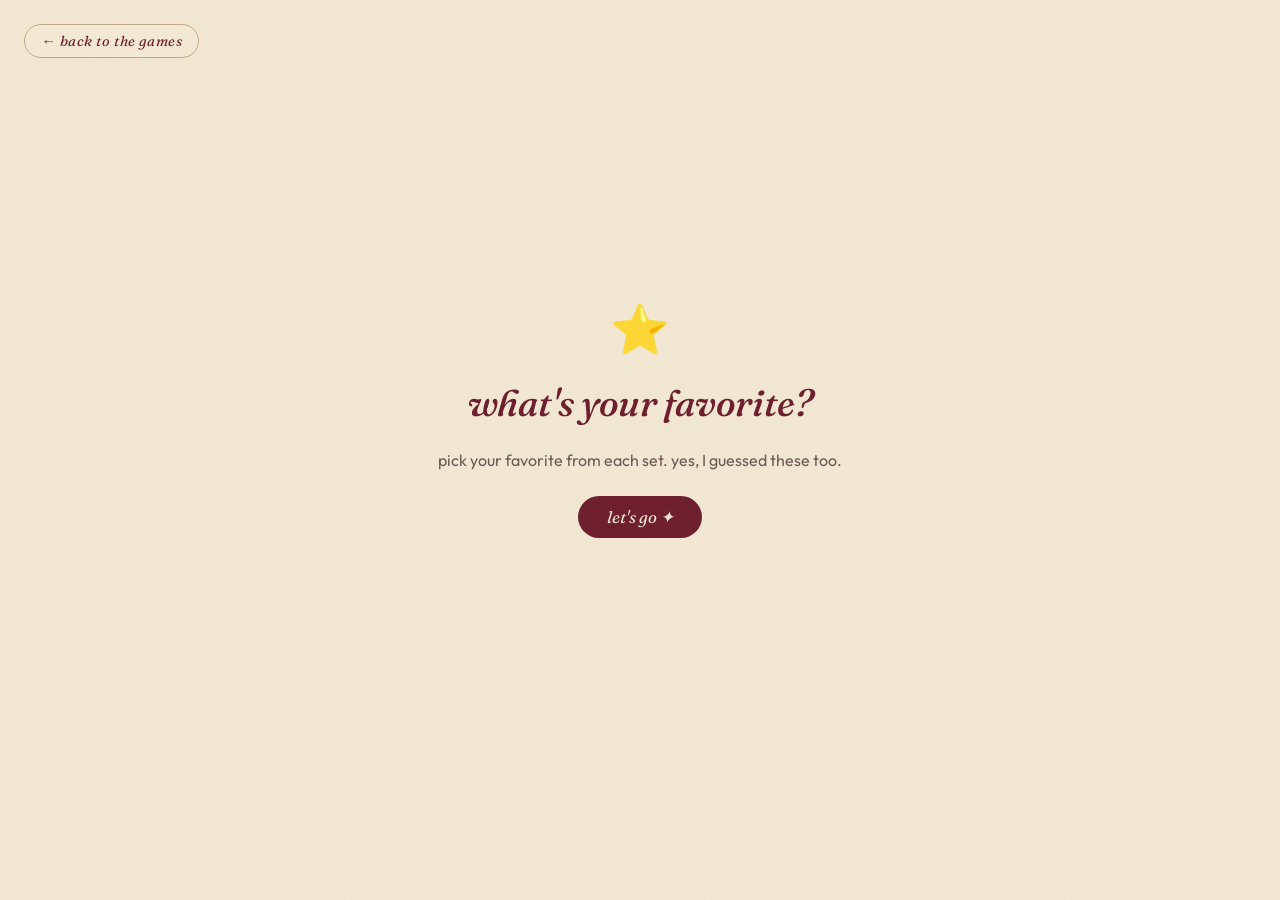
<file: favorites.html>
<!DOCTYPE html>
<html lang="en">
<head>
  <meta charset="UTF-8">
  <meta name="viewport" content="width=device-width, initial-scale=1.0">
  <title>what's your favorite? · for Ana</title>
  <link rel="icon" href="data:image/svg+xml,<svg xmlns=%22http://www.w3.org/2000/svg%22 viewBox=%220 0 100 100%22><path d=%22M92,20 C87,10 73,4 63,10 L50,20 L37,10 C27,4 13,10 8,20 C2,32 5,47 13,57 L50,90 L87,57 C95,47 98,32 92,20Z%22 fill=%22%23c0392b%22/></svg>">
  <link rel="preconnect" href="https://fonts.googleapis.com">
  <link rel="preconnect" href="https://fonts.gstatic.com" crossorigin>
  <link href="https://fonts.googleapis.com/css2?family=Fraunces:ital,opsz,wght@0,9..144,400;0,9..144,500;0,9..144,600;1,9..144,400&family=Outfit:wght@300;400;500&family=Caveat:wght@500;600&display=swap" rel="stylesheet">
  <link rel="stylesheet" href="css/style.css?v=13">
  <link rel="stylesheet" href="css/desk-test.css?v=19">
  <link rel="stylesheet" href="css/games.css?v=15">
</head>
<body class="page" data-game="favorites">

  <canvas id="petal-canvas"></canvas>
  <div id="grain"></div>
  <div id="sparkle-container"></div>

  <a class="overlay-close" href="games.html">&larr; back to the games</a>

  <main class="games">
    <section id="game-view" class="game-view"></section>
    <section id="result-view" class="result-view" hidden></section>
  </main>

  <script src="js/petals.js?v=4"></script>
  <script src="js/cursor.js"></script>
  <script src="js/cat.js"></script>
  <script src="js/games.js?v=24"></script>

</body>
</html>
</file>
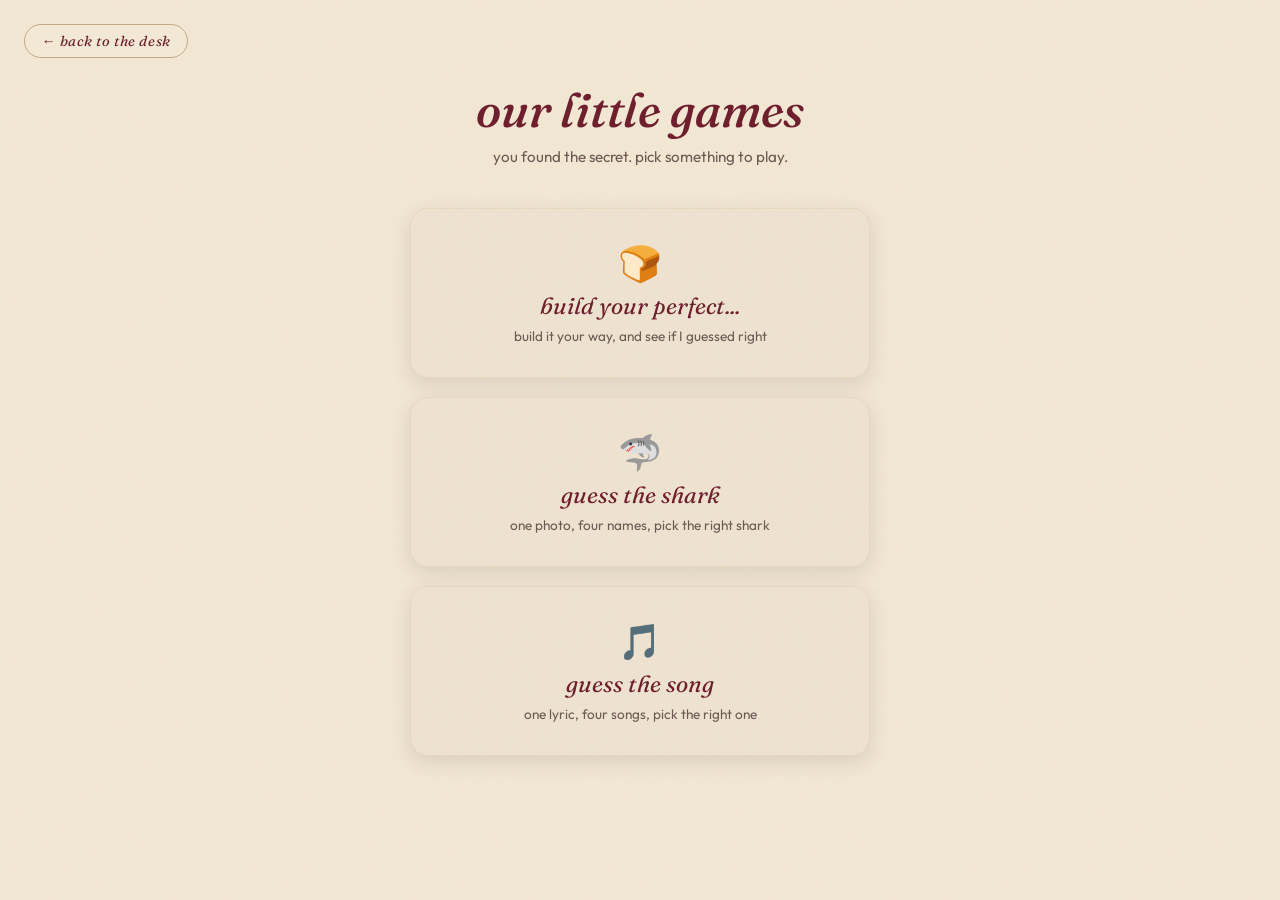
<file: games.html>
<!DOCTYPE html>
<html lang="en">
<head>
  <meta charset="UTF-8">
  <meta name="viewport" content="width=device-width, initial-scale=1.0">
  <title>our little games · for Ana</title>
  <link rel="icon" href="data:image/svg+xml,<svg xmlns=%22http://www.w3.org/2000/svg%22 viewBox=%220 0 100 100%22><path d=%22M92,20 C87,10 73,4 63,10 L50,20 L37,10 C27,4 13,10 8,20 C2,32 5,47 13,57 L50,90 L87,57 C95,47 98,32 92,20Z%22 fill=%22%23c0392b%22/></svg>">
  <link rel="preconnect" href="https://fonts.googleapis.com">
  <link rel="preconnect" href="https://fonts.gstatic.com" crossorigin>
  <link href="https://fonts.googleapis.com/css2?family=Fraunces:ital,opsz,wght@0,9..144,400;0,9..144,500;0,9..144,600;1,9..144,400&family=Outfit:wght@300;400;500&family=Caveat:wght@500;600&display=swap" rel="stylesheet">
  <link rel="stylesheet" href="css/style.css?v=13">
  <link rel="stylesheet" href="css/desk-test.css?v=19">
  <link rel="stylesheet" href="css/games.css?v=15">
</head>
<body class="page">

  <canvas id="petal-canvas"></canvas>
  <div id="grain"></div>
  <div id="sparkle-container"></div>

  <a class="overlay-close" href="index.html#desk">&larr; back to the desk</a>

  <main class="games">
    <header class="games-header">
      <h1 class="games-title">our little games</h1>
      <p class="games-sub">you found the secret. pick something to play.</p>
    </header>

    <section id="games-menu" class="games-menu">
      <a class="game-card" href="this-or-that.html">
        <span class="game-card-emoji">🍞</span>
        <span class="game-card-title">build your perfect...</span>
        <span class="game-card-desc">build it your way, and see if I guessed right</span>
      </a>
      <a class="game-card" href="guess-the-shark.html">
        <span class="game-card-emoji">🦈</span>
        <span class="game-card-title">guess the shark</span>
        <span class="game-card-desc">one photo, four names, pick the right shark</span>
      </a>
      <a class="game-card" href="guess-the-song.html">
        <span class="game-card-emoji">🎵</span>
        <span class="game-card-title">guess the song</span>
        <span class="game-card-desc">one lyric, four songs, pick the right one</span>
      </a>
      <!-- "what's your favorite?" is built and ready (favorites.html + the
           FAVORITES config in games.js) but hidden for now. To bring it back,
           restore this card:
      <a class="game-card" href="favorites.html">
        <span class="game-card-emoji">⭐</span>
        <span class="game-card-title">what's your favorite?</span>
        <span class="game-card-desc">pick your favorites, I guessed those too</span>
      </a>
      -->
    </section>
  </main>

  <script src="js/petals.js?v=4"></script>
  <script src="js/cursor.js"></script>
  <script src="js/cat.js"></script>
  <script src="js/games.js?v=24"></script>

</body>
</html>
</file>
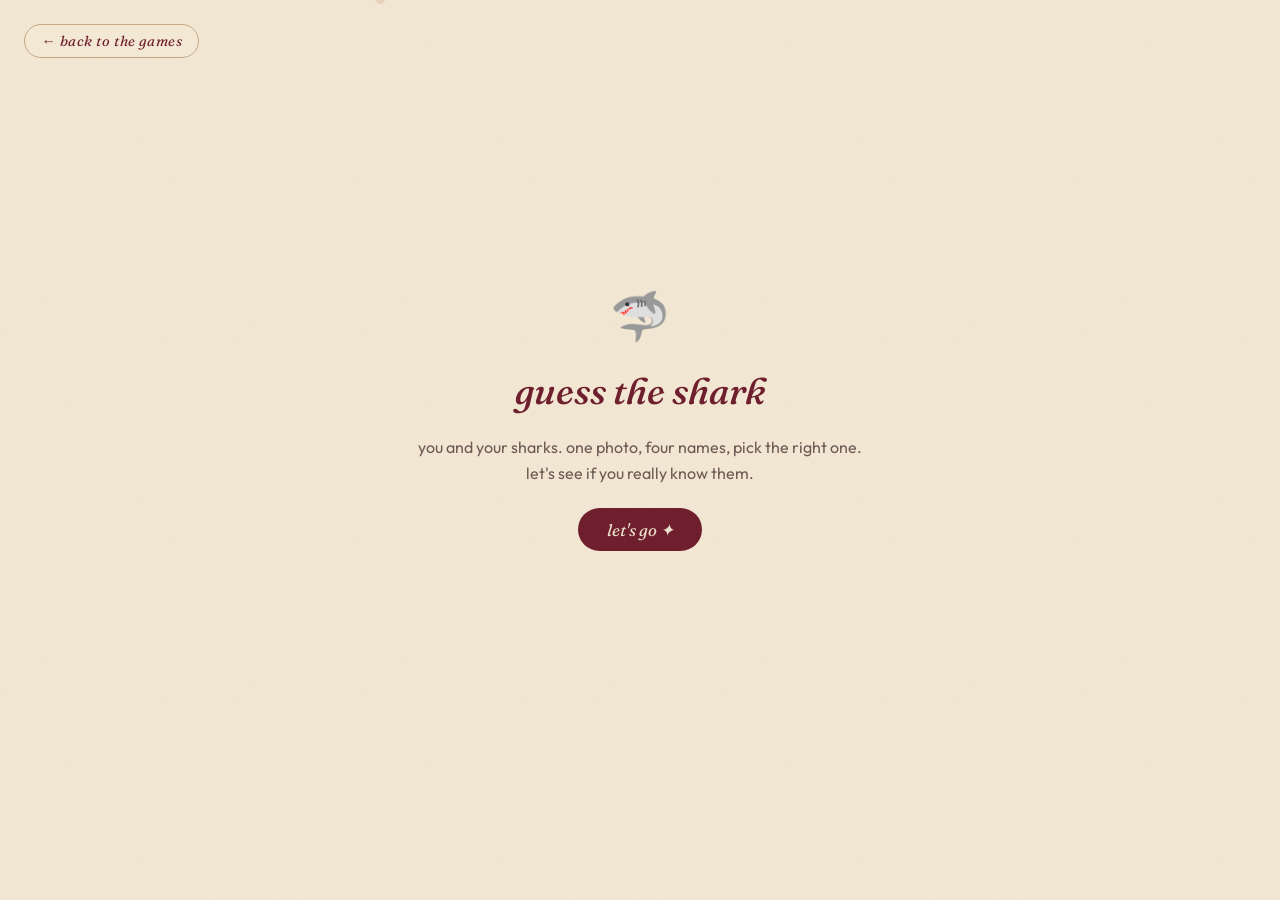
<file: guess-the-shark.html>
<!DOCTYPE html>
<html lang="en">
<head>
  <meta charset="UTF-8">
  <meta name="viewport" content="width=device-width, initial-scale=1.0">
  <title>guess the shark · for Ana</title>
  <link rel="icon" href="data:image/svg+xml,<svg xmlns=%22http://www.w3.org/2000/svg%22 viewBox=%220 0 100 100%22><path d=%22M92,20 C87,10 73,4 63,10 L50,20 L37,10 C27,4 13,10 8,20 C2,32 5,47 13,57 L50,90 L87,57 C95,47 98,32 92,20Z%22 fill=%22%23c0392b%22/></svg>">
  <link rel="preconnect" href="https://fonts.googleapis.com">
  <link rel="preconnect" href="https://fonts.gstatic.com" crossorigin>
  <link href="https://fonts.googleapis.com/css2?family=Fraunces:ital,opsz,wght@0,9..144,400;0,9..144,500;0,9..144,600;1,9..144,400&family=Outfit:wght@300;400;500&family=Caveat:wght@500;600&display=swap" rel="stylesheet">
  <link rel="stylesheet" href="css/style.css?v=13">
  <link rel="stylesheet" href="css/desk-test.css?v=19">
  <link rel="stylesheet" href="css/games.css?v=15">
</head>
<body class="page" data-game="shark" data-mode="quiz">

  <canvas id="petal-canvas"></canvas>
  <div id="grain"></div>
  <div id="sparkle-container"></div>

  <a class="overlay-close" href="games.html">&larr; back to the games</a>

  <main class="games">
    <section id="game-view" class="game-view"></section>
    <section id="result-view" class="result-view" hidden></section>
  </main>

  <script src="js/petals.js?v=4"></script>
  <script src="js/cursor.js"></script>
  <script src="js/cat.js"></script>
  <script src="js/games.js?v=24"></script>

</body>
</html>
</file>
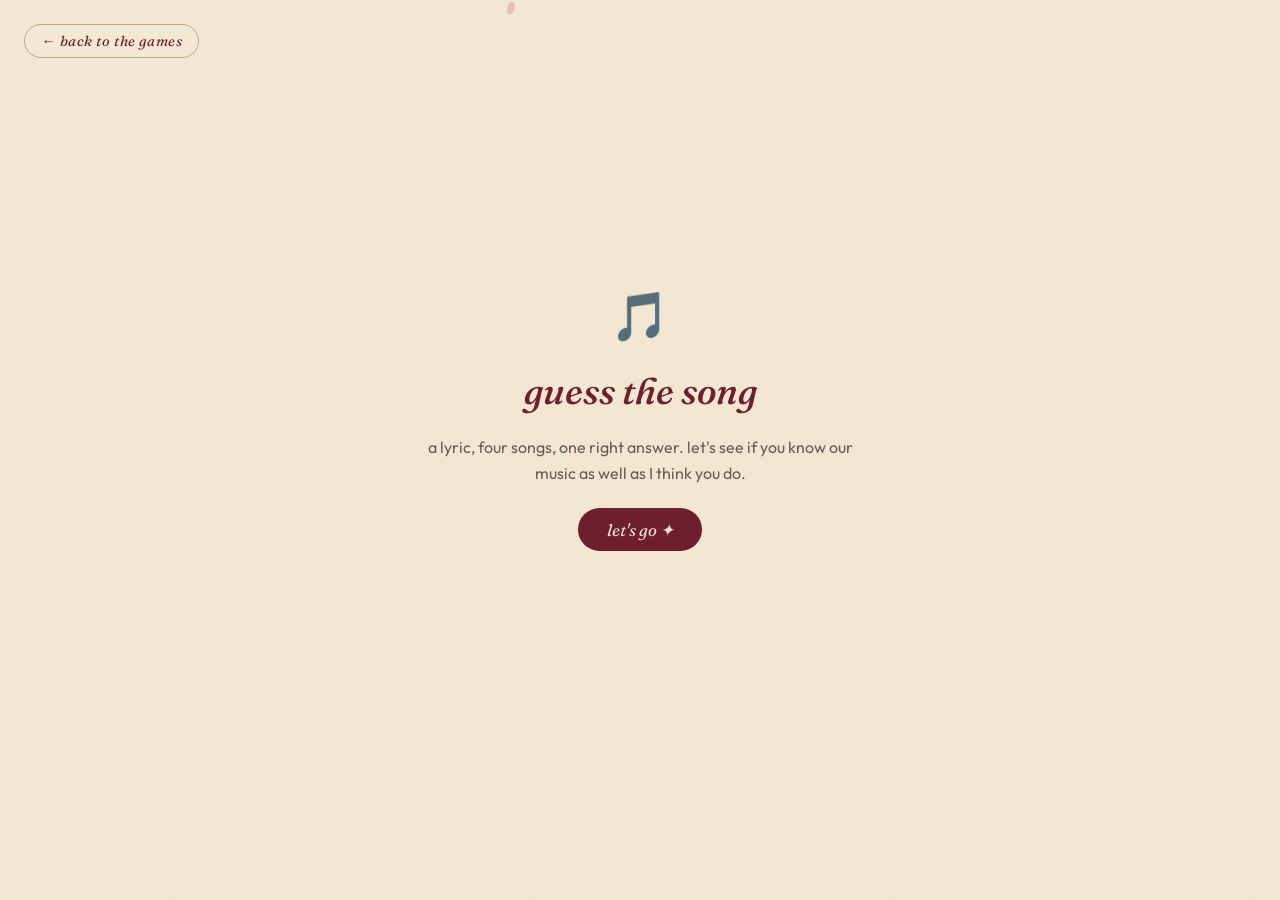
<file: guess-the-song.html>
<!DOCTYPE html>
<html lang="en">
<head>
  <meta charset="UTF-8">
  <meta name="viewport" content="width=device-width, initial-scale=1.0">
  <title>guess the song · for Ana</title>
  <link rel="icon" href="data:image/svg+xml,<svg xmlns=%22http://www.w3.org/2000/svg%22 viewBox=%220 0 100 100%22><path d=%22M92,20 C87,10 73,4 63,10 L50,20 L37,10 C27,4 13,10 8,20 C2,32 5,47 13,57 L50,90 L87,57 C95,47 98,32 92,20Z%22 fill=%22%23c0392b%22/></svg>">
  <link rel="preconnect" href="https://fonts.googleapis.com">
  <link rel="preconnect" href="https://fonts.gstatic.com" crossorigin>
  <link href="https://fonts.googleapis.com/css2?family=Fraunces:ital,opsz,wght@0,9..144,400;0,9..144,500;0,9..144,600;1,9..144,400&family=Outfit:wght@300;400;500&family=Caveat:wght@500;600&display=swap" rel="stylesheet">
  <link rel="stylesheet" href="css/style.css?v=13">
  <link rel="stylesheet" href="css/desk-test.css?v=19">
  <link rel="stylesheet" href="css/games.css?v=15">
</head>
<body class="page">

  <canvas id="petal-canvas"></canvas>
  <div id="grain"></div>
  <div id="sparkle-container"></div>

  <a class="overlay-close" href="games.html">&larr; back to the games</a>

  <main class="games">
    <section id="game-view" class="game-view"></section>
    <section id="result-view" class="result-view" hidden></section>
  </main>

  <script src="js/petals.js?v=4"></script>
  <script src="js/cursor.js"></script>
  <script src="js/cat.js"></script>
  <script src="js/guess-the-song.js?v=25"></script>

</body>
</html>
</file>
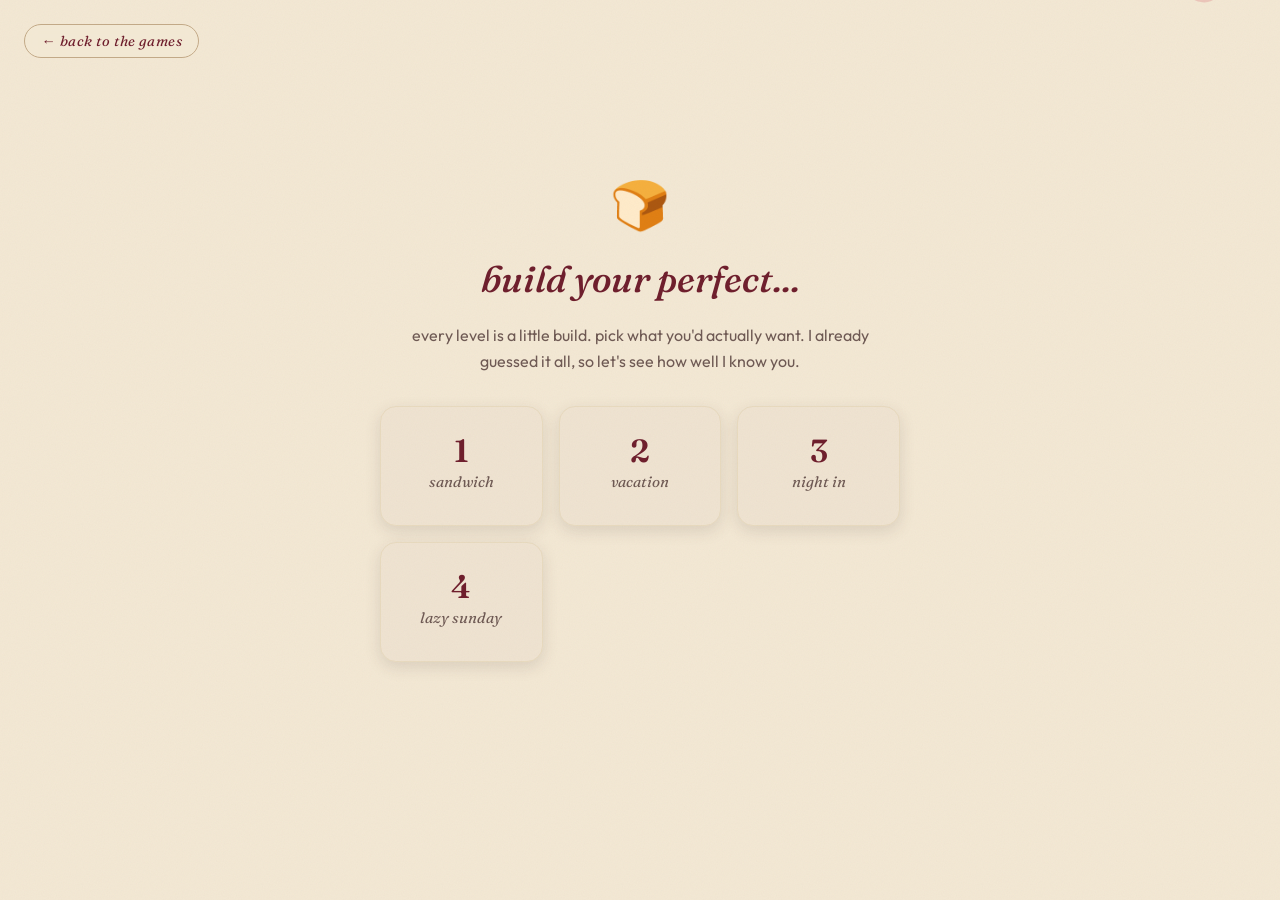
<file: this-or-that.html>
<!DOCTYPE html>
<html lang="en">
<head>
  <meta charset="UTF-8">
  <meta name="viewport" content="width=device-width, initial-scale=1.0">
  <title>build your perfect... · for Ana</title>
  <link rel="icon" href="data:image/svg+xml,<svg xmlns=%22http://www.w3.org/2000/svg%22 viewBox=%220 0 100 100%22><path d=%22M92,20 C87,10 73,4 63,10 L50,20 L37,10 C27,4 13,10 8,20 C2,32 5,47 13,57 L50,90 L87,57 C95,47 98,32 92,20Z%22 fill=%22%23c0392b%22/></svg>">
  <link rel="preconnect" href="https://fonts.googleapis.com">
  <link rel="preconnect" href="https://fonts.gstatic.com" crossorigin>
  <link href="https://fonts.googleapis.com/css2?family=Fraunces:ital,opsz,wght@0,9..144,400;0,9..144,500;0,9..144,600;1,9..144,400&family=Outfit:wght@300;400;500&family=Caveat:wght@500;600&display=swap" rel="stylesheet">
  <link rel="stylesheet" href="css/style.css?v=13">
  <link rel="stylesheet" href="css/desk-test.css?v=19">
  <link rel="stylesheet" href="css/games.css?v=15">
</head>
<body class="page" data-game="thisorthat" data-mode="levels">

  <canvas id="petal-canvas"></canvas>
  <div id="grain"></div>
  <div id="sparkle-container"></div>

  <a class="overlay-close" href="games.html">&larr; back to the games</a>

  <main class="games">
    <section id="game-view" class="game-view"></section>
  </main>

  <script src="js/petals.js?v=4"></script>
  <script src="js/cursor.js"></script>
  <script src="js/cat.js"></script>
  <script src="js/games.js?v=24"></script>

</body>
</html>
</file>
<file: css/style.css>
/* ════════════════════════════════════════════════════════════════
   for Ana - stylesheet
   warm keepsake aesthetic: ivory paper, wine + antique gold
═══════════════════════════════════════════════════════════════════ */

:root {
  --paper:      #f6efe3;
  --paper-2:    #efe3d1;
  --paper-3:    #e8dabf;
  --ink:        #3a2b2b;
  --ink-soft:   #6f5a54;
  --ink-faint:  #a08d83;
  --wine:       #7a2738;
  --wine-2:     #9c4456;
  --rose:       #d49a9b;
  --rose-pale:  #e9d3cd;
  --gold:       #ab7f37;
  --gold-soft:  #cda866;
  --shadow:     rgba(58, 43, 43, 0.13);

  --serif:  'Fraunces', Georgia, serif;
  --sans:   'Outfit', system-ui, sans-serif;
  --script: 'Caveat', cursive;
}

*, *::before, *::after { box-sizing: border-box; margin: 0; padding: 0; }

html { scroll-behavior: smooth; overflow-x: hidden; }

body {
  font-family: var(--serif);
  background: var(--paper);
  color: var(--ink);
  overflow-x: hidden;
  -webkit-font-smoothing: antialiased;
}

/* ─── Layered background pieces ───────────────────────────────────── */
/* canvas sits above section backgrounds so petals drift over the whole
   page; pointer-events:none - clicks are detected at document level */
#petal-canvas {
  position: fixed;
  inset: 0;
  pointer-events: none;
  z-index: 50;
}

/* paper grain - sits subtly over everything */
#grain {
  position: fixed;
  inset: 0;
  z-index: 60;
  pointer-events: none;
  opacity: 0.05;
  background-image: url("data:image/svg+xml,%3Csvg xmlns='http://www.w3.org/2000/svg' width='180' height='180'%3E%3Cfilter id='n'%3E%3CfeTurbulence type='fractalNoise' baseFrequency='0.82' numOctaves='3' stitchTiles='stitch'/%3E%3C/filter%3E%3Crect width='100%25' height='100%25' filter='url(%23n)'/%3E%3C/svg%3E");
  mix-blend-mode: multiply;
}

#sparkle-container {
  position: fixed;
  inset: 0;
  pointer-events: none;
  z-index: 9997;
  overflow: hidden;
}
.sparkle {
  position: absolute;
  pointer-events: none;
  transform: translate(-50%, -50%);
  animation: sparkle-fade 0.9s ease-out forwards;
}
@keyframes sparkle-fade {
  0%   { opacity: 0.9; transform: translate(-50%, -50%) scale(1) rotate(0deg); }
  100% { opacity: 0;   transform: translate(-50%, calc(-50% - 26px)) scale(0.2) rotate(60deg); }
}

/* ─── Type helpers ────────────────────────────────────────────────── */
.section-heading {
  font-family: var(--serif);
  font-optical-sizing: auto;
  font-weight: 400;
  font-style: italic;
  font-size: clamp(1.9rem, 4.6vw, 3.1rem);
  text-align: center;
  color: var(--ink);
  letter-spacing: -0.015em;
  margin-bottom: 3.5rem;
}

/* chapter marker - roman numeral + label, like a printed book */
.chapter-mark {
  display: flex;
  flex-direction: column;
  align-items: center;
  gap: 0.55rem;
  margin-bottom: 1.6rem;
}
.chapter-num {
  font-family: var(--serif);
  font-size: 1rem;
  color: var(--gold);
  letter-spacing: 0.1em;
}
.chapter-name {
  font-family: var(--sans);
  font-size: 0.66rem;
  font-weight: 400;
  letter-spacing: 0.36em;
  text-transform: uppercase;
  color: var(--ink-faint);
  position: relative;
  padding: 0 1.5rem;
}
.chapter-name::before,
.chapter-name::after {
  content: '';
  position: absolute;
  top: 50%;
  width: 1rem;
  height: 1px;
  background: var(--gold-soft);
}
.chapter-name::before { left: -0.2rem; }
.chapter-name::after  { right: -0.2rem; }

section { position: relative; z-index: 2; }

.chapter {
  padding: 7.5rem 1.5rem;
  display: flex;
  flex-direction: column;
  align-items: center;
}

/* ════════ HERO ════════ */
.hero {
  min-height: 100vh;
  display: flex;
  align-items: center;
  justify-content: center;
  padding: 2.2rem;
  position: relative;
}

/* inset double-rule frame - title-page feeling */
.hero-frame {
  position: relative;
  z-index: 2;
  width: 100%;
  max-width: 940px;
  min-height: calc(100vh - 4.4rem);
  border: 1px solid var(--gold-soft);
  padding: clamp(2rem, 6vw, 4.5rem);
  display: flex;
  flex-direction: column;
  align-items: center;
  justify-content: space-between;
  text-align: center;
}
.hero-frame::before {
  content: '';
  position: absolute;
  inset: 7px;
  border: 1px solid rgba(171, 127, 55, 0.4);
  pointer-events: none;
}

.hero-eyebrow {
  font-family: var(--sans);
  font-size: 0.68rem;
  font-weight: 400;
  letter-spacing: 0.3em;
  text-transform: uppercase;
  color: var(--ink-faint);
  opacity: 0;
}

/* ─── apology video modal ─── */
.apology-overlay {
  position: fixed;
  inset: 0;
  background: rgba(58,43,43,0.6);
  backdrop-filter: blur(6px);
  z-index: 2050;
  opacity: 0;
  pointer-events: none;
  transition: opacity 0.35s;
}
.apology-overlay.open { opacity: 1; pointer-events: all; }

.apology-wrap {
  position: fixed;
  inset: 0;
  z-index: 2051;
  display: flex;
  align-items: center;
  justify-content: center;
  padding: 1rem;
  opacity: 0;
  pointer-events: none;
  transition: opacity 0.35s;
}
.apology-wrap.open { opacity: 1; pointer-events: all; }

.apology-modal {
  position: relative;
  background: var(--paper);
  border: 1px solid var(--gold-soft);
  border-radius: 8px;
  padding: 2.4rem 1.6rem 1.6rem;
  width: min(820px, 94vw);
  max-height: 92vh;
  box-shadow: 0 30px 80px rgba(58,43,43,0.4);
  transform: translate(var(--jump-x, 0px), var(--jump-y, 0px)) scale(0.05);
  transition: transform 0.45s cubic-bezier(0.34, 1.36, 0.5, 1);
  display: flex;
  flex-direction: column;
  align-items: center;
  gap: 1rem;
}
.apology-wrap.open .apology-modal {
  transform: translate(0, 0) scale(1);
}
.apology-modal-close {
  position: absolute;
  top: 0.6rem; right: 0.9rem;
  background: none;
  border: none;
  font-size: 1rem;
  color: var(--ink-faint);
  cursor: pointer;
  transition: color 0.2s;
}
.apology-modal-close:hover { color: var(--wine); }
.apology-modal-eyebrow {
  font-family: var(--script);
  font-size: 1.4rem;
  color: var(--wine);
  text-align: center;
}
#apology-video {
  width: 100%;
  max-height: 78vh;
  border-radius: 4px;
  background: #000;
  outline: none;
}

.hero-center {
  display: flex;
  flex-direction: column;
  align-items: center;
  gap: 0.2rem;
}
.hero-for {
  font-family: var(--script);
  font-size: clamp(1.8rem, 5vw, 3rem);
  color: var(--wine-2);
  line-height: 1;
  transform: rotate(-6deg);
  margin-bottom: -0.4rem;
  opacity: 0;
}
.hero-name {
  font-family: var(--serif);
  font-optical-sizing: auto;
  font-weight: 400;
  font-size: clamp(5rem, 17vw, 12rem);
  line-height: 0.95;
  letter-spacing: -0.04em;
  color: var(--ink);
  opacity: 0;
}
.cursor-blink {
  display: inline-block;
  color: var(--wine);
  font-weight: 300;
  animation: blink 1s step-end infinite;
}
@keyframes blink { 50% { opacity: 0; } }

.hero-tagline {
  font-family: var(--serif);
  font-style: italic;
  font-size: clamp(0.95rem, 2.3vw, 1.2rem);
  color: var(--ink-soft);
  margin-top: 0.9rem;
  opacity: 0;
}

/* ─── Countdown ───────────────────────────────────────────────────── */
.countdown-block {
  display: flex;
  flex-direction: column;
  align-items: center;
  gap: 1rem;
  opacity: 0;
}
.countdown-label {
  font-family: var(--sans);
  font-size: 0.66rem;
  font-weight: 400;
  letter-spacing: 0.26em;
  text-transform: uppercase;
  color: var(--ink-faint);
}
.countdown-units {
  position: relative;
  display: flex;
  align-items: flex-start;
  gap: 0.55rem;
}
.countdown-hopefully {
  position: absolute;
  top: -1.3rem;
  right: -3.8rem;
  z-index: 5;
  font-family: 'Caveat', cursive;
  font-size: 1.5rem;
  color: var(--wine);
  transform: rotate(11deg);
  pointer-events: none;
  opacity: 0.9;
}
.flip-unit {
  display: flex;
  flex-direction: column;
  align-items: center;
  gap: 0.5rem;
}
.flip-card {
  position: relative;
  width: 76px;
  height: 84px;
  background: var(--paper);
  border: 1px solid var(--gold-soft);
  border-radius: 4px;
  display: flex;
  align-items: center;
  justify-content: center;
  box-shadow: 0 6px 18px rgba(58,43,43,0.12), inset 0 1px 0 rgba(255,255,255,0.6);
  overflow: hidden;
  perspective: 400px;
}
.flip-card::after {
  content: '';
  position: absolute;
  left: 0; right: 0; top: 50%;
  height: 1px;
  background: rgba(171,127,55,0.28);
}
.flip-val {
  font-family: var(--serif);
  font-weight: 400;
  font-size: 2.5rem;
  color: var(--wine);
  display: block;
  transform-origin: 50% 50%;
  backface-visibility: hidden;
}
.flip-val.flip-out { animation: flip-out 0.15s ease-in forwards; }
.flip-val.flip-in  { animation: flip-in  0.18s ease-out forwards; }
@keyframes flip-out { from { transform: rotateX(0deg); } to { transform: rotateX(90deg); } }
@keyframes flip-in  { from { transform: rotateX(-90deg); } to { transform: rotateX(0deg); } }

.flip-label {
  font-family: var(--sans);
  font-size: 0.58rem;
  letter-spacing: 0.18em;
  text-transform: uppercase;
  color: var(--ink-faint);
}
.flip-sep {
  font-family: var(--serif);
  font-size: 1.8rem;
  color: var(--gold);
  line-height: 84px;
}

/* ─── Scroll cue ──────────────────────────────────────────────────── */
.scroll-cue {
  display: flex;
  flex-direction: column;
  align-items: center;
  gap: 0.7rem;
  opacity: 0;
}
.scroll-cue span:first-child {
  font-family: var(--sans);
  font-size: 0.6rem;
  letter-spacing: 0.28em;
  text-transform: uppercase;
  color: var(--ink-faint);
}
.scroll-line {
  width: 1px;
  height: 42px;
  background: linear-gradient(var(--gold), transparent);
  animation: scroll-pulse 2s ease-in-out infinite;
}
@keyframes scroll-pulse {
  0%, 100% { transform: scaleY(0.6); opacity: 0.5; transform-origin: top; }
  50%       { transform: scaleY(1);   opacity: 1; transform-origin: top; }
}

/* ─── Decorative sparkles ─────────────────────────────────────────── */
.deco-sparkle {
  position: absolute;
  color: var(--rose);
  font-size: 1rem;
  pointer-events: none;
  z-index: 1;
  animation: deco-pulse 3.4s ease-in-out infinite;
}
.deco-sparkle:nth-of-type(2) { animation-delay: 1s; }
.deco-sparkle:nth-of-type(3) { animation-delay: 2s; }
@keyframes deco-pulse {
  0%, 100% { opacity: 0.35; transform: scale(0.9); }
  50%       { opacity: 0.9;  transform: scale(1.15); }
}
.secret-star {
  pointer-events: all;
  z-index: 3;               /* above .hero-frame (z-index 2) so the click lands */
  color: var(--gold);
  font-size: 1.35rem;
  animation: secret-pulse 2.6s ease-in-out infinite !important;
}
@keyframes secret-pulse {
  0%, 100% { opacity: 0.55; transform: scale(1);    filter: drop-shadow(0 0 1px var(--gold-soft)); }
  50%       { opacity: 1;    transform: scale(1.3);  filter: drop-shadow(0 0 7px var(--gold)); }
}

/* ════════ I · LETTER ════════ */
.letter-section { background: var(--paper-2); }

.letter-container {
  position: relative;
  display: flex;
  flex-direction: column;
  align-items: center;
  max-width: 620px;
  width: 100%;
}
.wax-seal {
  width: 96px;
  height: 96px;
  margin-bottom: -48px;
  z-index: 3;
  position: relative;
}

/* the wax body - a subtly irregular pressed blob */
.seal-wax {
  width: 100%;
  height: 100%;
  border-radius: 48% 52% 53% 47% / 50% 51% 49% 50%;
  background:
    radial-gradient(circle at 36% 30%,
      #a44a5c 0%, #862f43 38%, #6b2032 70%, #4f1623 100%);
  display: flex;
  align-items: center;
  justify-content: center;
  transition: transform 0.4s ease;
  box-shadow:
    0 9px 20px rgba(60,14,26,0.5),            /* cast shadow */
    inset 0 4px 7px rgba(255,186,196,0.28),   /* raised top rim */
    inset 0 -7px 13px rgba(40,8,16,0.6),      /* shaded lower rim */
    inset 0 0 22px rgba(40,8,16,0.35);        /* general depth */
}
.seal-wax:hover { transform: rotate(-9deg) scale(1.06); }

/* the recessed emblem disc, pressed into the wax */
.seal-emblem {
  width: 62%;
  height: 62%;
  border-radius: 50%;
  display: flex;
  align-items: center;
  justify-content: center;
  position: relative;
  border: 1px solid rgba(255,196,204,0.20);
  box-shadow:
    inset 0 2px 6px rgba(40,8,16,0.65),
    inset 0 -2px 4px rgba(255,186,196,0.20);
}
.seal-emblem::before {
  content: '';
  position: absolute;
  inset: 5px;
  border-radius: 50%;
  border: 1px solid rgba(255,196,204,0.16);
}

/* the monogram - raised relief in the wax */
.seal-glyph {
  display: flex;
  align-items: center;
  gap: 0.12em;
  font-family: var(--serif);
  font-weight: 500;
  font-size: 1.05rem;
  letter-spacing: 0.02em;
  color: #bf6677;
  text-shadow:
    0 1.5px 1.5px rgba(36,6,14,0.75),
    0 -1px 0.5px rgba(255,214,219,0.28);
}
.seal-glyph i {
  font-style: normal;
  font-size: 0.7em;
  color: #d07f8d;
}

.letter-paper {
  background:
    linear-gradient(var(--paper), var(--paper));
  border: 1px solid rgba(171,127,55,0.25);
  padding: 4rem 3.2rem 3.2rem;
  width: 100%;
  box-shadow: 0 14px 48px var(--shadow);
  position: relative;
}
.letter-paper::after {
  content: '';
  position: absolute;
  inset: 9px;
  border: 1px solid rgba(171,127,55,0.18);
  pointer-events: none;
}
.letter-dateline {
  font-family: var(--sans);
  font-size: 0.62rem;
  letter-spacing: 0.2em;
  text-transform: uppercase;
  color: var(--ink-faint);
  text-align: center;
  margin-bottom: 1.6rem;
}
.letter-salutation {
  font-family: var(--script);
  font-size: 2.7rem;
  color: var(--wine);
  font-weight: 600;
  margin-bottom: 1.4rem;
}
.letter-body p {
  font-family: var(--serif);
  font-weight: 400;
  font-size: 1.04rem;
  line-height: 1.95;
  color: var(--ink);
  margin-bottom: 1.3rem;
}
.dropcap {
  float: left;
  font-family: var(--serif);
  font-size: 3.6rem;
  line-height: 0.82;
  font-weight: 500;
  color: var(--wine);
  margin: 0.35rem 0.55rem 0 0;
}
.letter-sign {
  font-family: var(--script) !important;
  font-size: 1.4rem !important;
  line-height: 1.6 !important;
  color: var(--ink-soft);
  margin-top: 2rem;
}
.letter-name {
  font-size: 2rem;
  color: var(--wine);
  font-style: normal;
}

/* ════════ II · TIMELINE ════════ */
.timeline-section { background: var(--paper); }

.timeline {
  position: relative;
  width: 100%;
  max-width: 960px;
  margin: 0 auto;
}
/* wraps the spine + all dated items so the spine ends at the last one */
.tl-thread { position: relative; }

/* the spine */
.tl-spine {
  position: absolute;
  top: 0; bottom: 0;
  left: 50%;
  width: 2px;
  transform: translateX(-50%);
  background: var(--rose-pale);
}
.tl-spine-fill {
  position: absolute;
  top: 0; left: 0;
  width: 100%;
  height: 0;
  background: linear-gradient(var(--wine), var(--gold));
}

/* season divider */
.tl-season {
  position: relative;
  z-index: 2;
  display: flex;
  justify-content: center;
  margin: 2.5rem 0;
}
.tl-season span {
  font-family: var(--sans);
  font-size: 0.66rem;
  letter-spacing: 0.3em;
  text-transform: uppercase;
  color: var(--ink-faint);
  background: var(--paper);
  border: 1px solid var(--gold-soft);
  border-radius: 100px;
  padding: 0.5rem 1.4rem;
}

/* timeline item */
.tl-item {
  position: relative;
  z-index: 1;
  display: flex;
  margin: 2.4rem 0;
}
.tl-item.tl-left  { justify-content: flex-start; }
.tl-item.tl-right { justify-content: flex-end; }

/* node on the spine */
.tl-node {
  position: absolute;
  top: 2rem;
  left: 50%;
  width: 15px;
  height: 15px;
  transform: translateX(-50%);
  border-radius: 50%;
  background: var(--wine);
  border: 2.5px solid var(--paper);
  box-shadow: 0 0 0 2px var(--gold-soft);
  z-index: 3;
}

/* card */
.tl-card {
  position: relative;
  width: 43%;
  background: var(--paper-2);
  border: 1px solid rgba(171,127,55,0.22);
  border-radius: 6px;
  padding: 1.6rem 1.7rem;
  box-shadow: 0 8px 26px var(--shadow);
}
/* hairline connector to the spine */
.tl-card::before {
  content: '';
  position: absolute;
  top: 2.4rem;
  width: 6.5%;
  height: 1px;
  background: var(--gold-soft);
}
.tl-left  .tl-card::before { right: -6.5%; }
.tl-right .tl-card::before { left:  -6.5%; }

.tl-bittersweet .tl-node { background: var(--ink-soft); }
.tl-special     .tl-node { background: var(--gold); }
.tl-special     .tl-card { border-color: var(--gold-soft); background: var(--paper-3); }

.tl-date {
  font-family: var(--sans);
  font-size: 0.6rem;
  font-weight: 500;
  letter-spacing: 0.18em;
  text-transform: uppercase;
  color: var(--wine-2);
}
.tl-title {
  font-family: var(--serif);
  font-style: italic;
  font-weight: 400;
  font-size: 1.18rem;
  color: var(--ink);
  line-height: 1.32;
  margin: 0.5rem 0 0.9rem;
}
.tl-desc {
  font-family: var(--serif);
  font-weight: 400;
  font-size: 0.9rem;
  line-height: 1.7;
  color: var(--ink-soft);
  margin-top: 0.9rem;
}

/* photo slots */
.tl-photo {
  width: 100%;
  aspect-ratio: 4 / 3;
  border-radius: 4px;
  display: flex;
  flex-direction: column;
  align-items: center;
  justify-content: center;
  gap: 0.3rem;
  font-size: 1.7rem;
  overflow: hidden;
}
.tl-photo img, .tl-photo video {
  width: 100%; height: 100%;
  object-fit: cover; display: block;
}
.placeholder-img { background: var(--rose-pale); color: var(--wine-2); }
.placeholder-vid { background: #d9cfe0; color: #6a5478; }
.tl-photo--tall  { aspect-ratio: 9 / 16; }
.tl-photo + .tl-photo { margin-top: 0.6rem; }
.tl-photo.has-video { position: relative; cursor: pointer; }
.tl-photo.has-video video { cursor: pointer; }
.tl-photo.has-video::after {
  content: '';
  position: absolute;
  top: 50%; left: 50%;
  width: 64px; height: 64px;
  margin: -32px 0 0 -32px;
  background: rgba(0,0,0,0.55);
  border-radius: 50%;
  pointer-events: none;
  transition: opacity 0.25s ease;
  background-image: url("data:image/svg+xml;utf8,<svg xmlns='http://www.w3.org/2000/svg' viewBox='0 0 24 24' fill='white'><path d='M8 5v14l11-7z'/></svg>");
  background-repeat: no-repeat;
  background-position: 54% center;
  background-size: 28px 28px;
}
.tl-photo.has-video.playing::after { opacity: 0; }
.tl-photo--fav   { border: 2px dashed var(--gold); }
.tl-photo small {
  font-family: var(--sans);
  font-size: 0.56rem;
  letter-spacing: 0.12em;
  text-transform: uppercase;
  color: var(--wine-2);
}
/* doodly "love note" for cards without a photo */
.tl-lovenote {
  position: relative;
  background: var(--paper);
  border: 1px solid var(--gold-soft);
  display: flex;
  align-items: center;
  justify-content: center;
  overflow: hidden;
}
.lovenote-deco {
  position: absolute;
  font-size: 1.2rem;
  color: var(--rose);
  opacity: 0.65;
  font-family: serif;
}
.lovenote-deco:nth-of-type(2),
.lovenote-deco:nth-of-type(4) {
  color: var(--gold);
}
.lovenote-center {
  display: flex;
  flex-direction: column;
  align-items: center;
  gap: 0.2rem;
  text-align: center;
}
.lovenote-script {
  font-family: var(--script);
  font-weight: 600;
  font-size: 3.4rem;
  color: var(--wine);
  line-height: 1;
}
.lovenote-heart {
  font-family: serif;
  font-size: 2rem;
  color: var(--rose);
  line-height: 1;
  margin-top: 0.2rem;
}
.lovenote-date {
  font-family: var(--sans);
  font-size: 0.78rem;
  letter-spacing: 0.22em;
  text-transform: uppercase;
  color: var(--ink-faint);
  margin-top: 0.55rem;
  white-space: nowrap;
}

.rain-scene {
  background: linear-gradient(180deg, #141928 0%, #1e2640 60%, #252d47 100%);
  position: relative;
  overflow: hidden;
}
.rain-drop {
  position: absolute;
  top: -30px;
  width: 1px;
  height: 22px;
  background: linear-gradient(to bottom, transparent, rgba(160, 195, 230, 0.55));
  border-radius: 0 0 2px 2px;
  animation: rain-fall linear infinite;
}
@keyframes rain-fall {
  0%   { transform: translateY(0) rotate(12deg); opacity: 0; }
  8%   { opacity: 1; }
  88%  { opacity: 0.7; }
  100% { transform: translateY(380px) rotate(12deg); opacity: 0; }
}
.rain-city {
  position: absolute;
  bottom: 0; left: 0; right: 0;
  height: 38%;
  background: linear-gradient(180deg, transparent 0%, #0d1119 100%);
}
.rain-city::before {
  content: '';
  position: absolute;
  bottom: 0; left: 0; right: 0;
  height: 100%;
  background:
    linear-gradient(#0d1119, #0d1119) 8%  bottom / 12px 28px no-repeat,
    linear-gradient(#0d1119, #0d1119) 22% bottom / 8px  20px no-repeat,
    linear-gradient(#0d1119, #0d1119) 35% bottom / 16px 36px no-repeat,
    linear-gradient(#0d1119, #0d1119) 50% bottom / 10px 24px no-repeat,
    linear-gradient(#0d1119, #0d1119) 63% bottom / 18px 32px no-repeat,
    linear-gradient(#0d1119, #0d1119) 76% bottom / 12px 22px no-repeat,
    linear-gradient(#0d1119, #0d1119) 88% bottom / 8px  18px no-repeat;
}
.rain-glow {
  position: absolute;
  width: 3px; height: 3px;
  border-radius: 50%;
  background: rgba(255, 220, 130, 0.7);
  box-shadow: 0 0 4px 2px rgba(255, 200, 80, 0.4);
  animation: blink-light 3s ease-in-out infinite;
}
@keyframes blink-light {
  0%, 100% { opacity: 0.8; }
  50%       { opacity: 0.2; }
}
.rain-label {
  position: absolute;
  top: 50%; left: 50%;
  transform: translate(-50%, -60%);
  font-family: var(--serif);
  font-size: 0.7rem;
  letter-spacing: 0.25em;
  color: rgba(180, 200, 230, 0.2);
  text-transform: uppercase;
  white-space: nowrap;
  pointer-events: none;
}

.tl-photo-grid { display: grid; gap: 0.4rem; }
.tl-grid-2 { grid-template-columns: 1fr 1fr; }
.tl-grid-4 { grid-template-columns: 1fr 1fr; }
.tl-photo-grid .tl-photo { aspect-ratio: 1; font-size: 1.3rem; }

/* the finale — the spine flows down into a heart */
.tl-finale {
  position: relative;
  display: flex;
  flex-direction: column;
  align-items: center;
  gap: 1rem;
  padding-top: 3.4rem;
  text-align: center;
}
/* short line continuing the spine down into the heart */
.tl-finale::before {
  content: '';
  position: absolute;
  top: 0;
  left: 50%;
  width: 2px;
  height: 2.1rem;
  transform: translateX(-50%);
  background: linear-gradient(var(--gold), rgba(171,127,55,0));
}
.tl-finale-heart {
  width: 40px;
  height: 36px;
  position: relative;
  animation: heartbeat 1.7s ease-in-out infinite;
}
.tl-finale-heart::before,
.tl-finale-heart::after {
  content: '';
  position: absolute;
  top: 0;
  left: 20px;
  width: 20px;
  height: 32px;
  border-radius: 20px 20px 0 0;
  background: var(--wine);
  transform: rotate(-45deg);
  transform-origin: 0 100%;
}
.tl-finale-heart::after {
  left: 0;
  transform: rotate(45deg);
  transform-origin: 100% 100%;
}
@keyframes heartbeat {
  0%, 100% { transform: scale(1); }
  14%       { transform: scale(1.16); }
  28%       { transform: scale(1); }
  42%       { transform: scale(1.08); }
}
.tl-finale-text {
  font-family: var(--serif);
  font-style: italic;
  font-size: 1.7rem;
  color: var(--ink);
}
.tl-finale-sub {
  font-family: var(--sans);
  font-size: 0.66rem;
  letter-spacing: 0.18em;
  text-transform: uppercase;
  color: var(--ink-faint);
}

/* ════════ III · A MAP OF US ════════ */
.map-section { background: var(--paper); }
.map-caption {
  font-family: var(--serif);
  font-style: italic;
  font-size: 0.95rem;
  color: var(--ink-soft);
  text-align: center;
  margin-top: -2rem;
  margin-bottom: 2.5rem;
}
.map-stage {
  width: 100%;
  max-width: 1080px;
  display: grid;
  grid-template-columns: 1.55fr 1fr;
  gap: 2.2rem;
  align-items: start;
}
.map-canvas {
  width: 100%;
  height: auto;
  background:
    radial-gradient(ellipse at 50% 50%, rgba(171,127,55,0.05) 0%, transparent 70%),
    var(--paper);
  border: 1px solid var(--gold-soft);
  border-radius: 4px;
  box-shadow: inset 0 0 0 6px var(--paper),
              inset 0 0 0 7px rgba(171,127,55,0.25),
              0 18px 50px rgba(58,43,43,0.10);
  padding: 6px;
}

/* compass + map labels */
.map-compass-letter {
  font-family: var(--serif);
  font-style: italic;
  font-size: 0.7rem;
  fill: var(--gold);
}
.map-country-label {
  font-family: var(--serif);
  font-style: italic;
  font-size: 14px;
  fill: var(--ink-soft);
  letter-spacing: 0.06em;
}
.map-sea-label {
  font-family: var(--serif);
  font-style: italic;
  font-size: 11px;
  fill: var(--ink-faint);
  letter-spacing: 0.14em;
  opacity: 0.7;
}
/* thread dashes flow toward Romania */
.map-thread {
  animation: map-thread-flow 18s linear infinite;
}
@keyframes map-thread-flow {
  to { stroke-dashoffset: -180; }
}

/* curved "≈ 2 100 km apart" label along the thread */
.map-distance {
  font-family: var(--sans);
  font-size: 10px;
  letter-spacing: 0.28em;
  fill: var(--ink-faint);
  text-transform: uppercase;
}

/* ─── pins ─── */
.map-pin {
  cursor: pointer;
  transition: transform 0.25s ease;
  transform-box: fill-box;
  outline: none;
}
.map-pin:focus { outline: none; }
.map-pin:focus-visible {
  outline: 1.5px dashed var(--gold);
  outline-offset: 3px;
  border-radius: 50%;
}
.map-pin-halo {
  fill: var(--wine);
  opacity: 0.08;
  transition: opacity 0.3s, transform 0.3s;
  transform-origin: center;
  transform-box: fill-box;
}
.map-pin-dot {
  fill: var(--wine);
  transition: fill 0.25s;
}
.map-pin-inner {
  fill: var(--paper);
}
.map-pin-label {
  font-family: var(--serif);
  font-style: italic;
  font-size: 12px;
  fill: var(--ink);
  opacity: 0;
  transition: opacity 0.25s;
  pointer-events: none;
  letter-spacing: 0.02em;
}
.map-pin-label--big {
  font-size: 13px;
  font-weight: 500;
  opacity: 0.8;
}
.map-pin:hover .map-pin-halo,
.map-pin:focus .map-pin-halo,
.map-pin--active .map-pin-halo {
  opacity: 0.25;
  transform: scale(1.4);
}
.map-pin:hover .map-pin-dot,
.map-pin--active .map-pin-dot {
  fill: var(--gold);
}
.map-pin:hover .map-pin-label,
.map-pin:focus .map-pin-label,
.map-pin--active .map-pin-label {
  opacity: 1;
}
.map-pin--active .map-pin-halo {
  animation: map-pin-pulse 1.8s ease-in-out infinite;
}
@keyframes map-pin-pulse {
  0%, 100% { opacity: 0.22; transform: scale(1.4); }
  50%      { opacity: 0.35; transform: scale(1.7); }
}

/* ─── memory panel ─── */
.map-panel {
  position: relative;
  background: var(--paper);
  border: 1px solid var(--gold-soft);
  border-radius: 4px;
  padding: 1.6rem 1.6rem 1.2rem;
  box-shadow: 0 14px 36px rgba(58,43,43,0.10);
  min-height: 320px;
  transition: box-shadow 0.4s ease;
}
.map-panel:not(.map-panel--open) .map-panel-city,
.map-panel:not(.map-panel--open) .map-panel-subtitle,
.map-panel:not(.map-panel--open) .map-panel-blurb {
  color: var(--ink-faint);
  font-style: italic;
}
.map-panel:not(.map-panel--open) .map-panel-close { display: none; }
.map-panel--open {
  box-shadow: 0 14px 36px rgba(58,43,43,0.16);
}
.map-panel::after {
  content: '';
  position: absolute;
  inset: 6px;
  border: 1px solid rgba(171,127,55,0.18);
  pointer-events: none;
  border-radius: 2px;
}
.map-panel--open {
  opacity: 1;
  transform: translateY(0);
  pointer-events: auto;
}
.map-panel-close {
  position: absolute;
  top: 0.7rem; right: 0.9rem;
  background: none;
  border: none;
  font-size: 0.95rem;
  color: var(--ink-faint);
  cursor: pointer;
  transition: color 0.2s;
  z-index: 2;
}
.map-panel-close:hover { color: var(--wine); }
.map-panel-eyebrow {
  font-family: var(--sans);
  font-size: 0.6rem;
  letter-spacing: 0.3em;
  text-transform: uppercase;
  color: var(--gold);
}
.map-panel-city {
  font-family: var(--serif);
  font-weight: 500;
  font-size: clamp(1.6rem, 3vw, 2.1rem);
  color: var(--ink);
  margin-top: 0.4rem;
  line-height: 1.05;
}
.map-panel-subtitle {
  font-family: var(--sans);
  font-size: 0.7rem;
  letter-spacing: 0.18em;
  text-transform: uppercase;
  color: var(--ink-faint);
  margin-top: 0.25rem;
}
.map-panel-blurb {
  font-family: var(--script);
  font-size: 1.25rem;
  color: var(--wine-2);
  margin-top: 0.7rem;
  line-height: 1.2;
}
.map-panel-count {
  font-family: var(--sans);
  font-size: 0.62rem;
  letter-spacing: 0.22em;
  text-transform: uppercase;
  color: var(--ink-faint);
  margin-top: 1.1rem;
  padding-top: 0.7rem;
  border-top: 1px solid rgba(171,127,55,0.25);
}
.map-panel-list {
  list-style: none;
  margin-top: 0.6rem;
  max-height: 320px;
  overflow-y: auto;
  padding-right: 0.3rem;
}
.map-panel-list::-webkit-scrollbar { width: 4px; }
.map-panel-list::-webkit-scrollbar-thumb {
  background: var(--gold-soft);
  border-radius: 2px;
}
.map-mem {
  display: flex;
  flex-direction: column;
  padding: 0.55rem 0.4rem;
  border-bottom: 1px dotted rgba(171,127,55,0.3);
  opacity: 0;
  transform: translateY(6px);
  animation: map-mem-in 0.4s ease forwards;
  border-radius: 4px;
  outline: none;
}
.map-mem:last-child { border-bottom: none; }
.map-mem--clickable { cursor: pointer; transition: background 0.2s, transform 0.2s; }
.map-mem--clickable:hover {
  background: rgba(171,127,55,0.08);
  transform: translateX(3px);
}
.map-mem--clickable:hover .map-mem-title { color: var(--wine); }
.map-mem--clickable:focus-visible {
  outline: 1.5px dashed var(--gold);
  outline-offset: 2px;
}
@keyframes map-mem-in {
  to { opacity: 1; transform: translateY(0); }
}
.map-mem-date {
  font-family: var(--sans);
  font-size: 0.58rem;
  letter-spacing: 0.2em;
  text-transform: uppercase;
  color: var(--gold);
}
.map-mem-title {
  font-family: var(--serif);
  font-style: italic;
  font-size: 0.98rem;
  color: var(--ink);
  margin-top: 0.15rem;
  line-height: 1.3;
}

.map-empty {
  display: none;     /* panel itself holds the empty state */
}

@media (max-width: 880px) {
  .map-stage {
    grid-template-columns: 1fr;
    gap: 1.4rem;
  }
  .map-panel { min-height: 0; }
}

/* ════════ IV · SOUNDTRACK ════════ */
.soundtrack-section { background: var(--paper-2); }

.records {
  display: flex;
  flex-wrap: wrap;
  justify-content: space-between;
  align-items: center;
  gap: 2rem;
  width: 100%;
  padding: 0 10rem;
  box-sizing: border-box;
}
#flashing-set { position: relative; }
#flashing-set.karaoke-on .record-disc,
#flashing-set.karaoke-on .record-arm {
  opacity: 0;
  transition: opacity 0.5s ease;
}
.record-set {
  display: flex;
  flex-direction: column;
  align-items: center;
  gap: 1.2rem;
  max-width: 280px;
}
.record {
  position: relative;
  width: 240px;
  height: 240px;
  cursor: pointer;
  transition: transform 0.4s ease;
}
.record-disc {
  position: absolute;
  inset: 0;
  border-radius: 50%;
  background: var(--vinyl, #1c1518);
  box-shadow: 0 14px 34px rgba(28,21,24,0.45);
}
/* hover scales the whole record; the disc keeps `transform` to itself
   so the spin animation never has to fight a scale */
.record:hover { transform: scale(1.03); }
.record.spinning .record-disc { animation: spin 3.4s linear infinite; }
/* pausing keeps the animation but freezes it at the current frame */
.record.spinning.paused .record-disc { animation-play-state: paused; }
@keyframes spin {
  from { transform: rotate(0deg); }
  to   { transform: rotate(360deg); }
}

.record-grooves {
  position: absolute;
  inset: 14px;
  border-radius: 50%;
  background: repeating-radial-gradient(
    circle at center,
    var(--groove-a, #211a1d) 0 2px,
    var(--groove-b, #161013) 2px 4px
  );
}
.record-label {
  position: absolute;
  top: 50%; left: 50%;
  width: 104px; height: 104px;
  transform: translate(-50%, -50%);
  border-radius: 50%;
  display: flex;
  flex-direction: column;
  text-align: center;
  background: var(--label, var(--paper));
  box-shadow: inset 0 0 7px rgba(0,0,0,0.12);
}

/* colored vinyl - one identity colour per record */
.record--pink   { --vinyl:#cd7b93; --groove-a:#c4708a; --groove-b:#b15f7a; --label:#f5e0e5; --label-text:#933a55; }
.record--navy   { --vinyl:#2c3457; --groove-a:#343d66; --groove-b:#252c4a; --label:#d2dbf2; --label-text:#2c3457; }
.record--purple { --vinyl:#5b4480; --groove-a:#664d8d; --groove-b:#4b3a69; --label:#e6dbf2; --label-text:#4a3669; }

/* song fills the top half, sits just above the hole */
.record-song {
  flex: 1;
  display: flex;
  align-items: flex-end;
  justify-content: center;
  padding: 0 0.3rem 0.55rem;
  font-family: var(--serif);
  font-style: italic;
  font-size: 0.7rem;
  color: var(--label-text, var(--ink));
  line-height: 1.12;
}
/* artist fills the bottom half, sits just below the hole */
.record-artist {
  flex: 1;
  display: flex;
  align-items: flex-start;
  justify-content: center;
  padding: 0.55rem 0.3rem 0;
  font-family: var(--sans);
  font-size: 0.5rem;
  letter-spacing: 0.14em;
  text-transform: uppercase;
  color: var(--label-text, var(--ink));
  opacity: 0.72;
}
/* a proper punched spindle hole */
.record-hole {
  position: absolute;
  top: 50%; left: 50%;
  width: 8px; height: 8px;
  transform: translate(-50%, -50%);
  border-radius: 50%;
  background: #15100f;
  box-shadow:
    0 0 0 1.5px rgba(255,255,255,0.4),
    inset 0 1px 1.5px rgba(0,0,0,0.75);
  z-index: 3;
}
/* tonearm */
.record-arm {
  position: absolute;
  top: -10px; right: -6px;
  width: 4px;
  height: 120px;
  background: linear-gradient(var(--ink-soft), var(--ink));
  border-radius: 3px;
  transform-origin: top right;
  transform: rotate(-32deg);
  transition: transform 0.5s ease;
  z-index: 4;
}
.record-arm::after {
  content: '';
  position: absolute;
  bottom: -5px; left: -3px;
  width: 10px; height: 10px;
  border-radius: 2px;
  background: var(--gold);
}
/* arm rests on the record only while actually spinning; lifts off when paused */
.record.spinning:not(.paused) .record-arm { transform: rotate(8deg); }


.records-hint {
  font-family: var(--sans);
  font-size: 0.62rem;
  letter-spacing: 0.22em;
  text-transform: uppercase;
  color: var(--ink-faint);
  margin-top: 3rem;
}

/* karaoke popup — sits right on top of the Flashing Lights record.
   #flashing-set is the positioning context so the popup centers on the
   record itself (independent of any ancestor layout). */
#flashing-set { position: relative; }
#karaoke-overlay {
  position: absolute;
  top: 50%;
  left: 50%;
  width: 260px;
  height: 462px;
  transform: translate(-50%, -50%) scale(0.85);
  opacity: 0;
  pointer-events: none;
  z-index: 50;
  transition: opacity 0.7s ease-out, transform 0.9s cubic-bezier(0.2, 0.8, 0.2, 1);
}
#karaoke-overlay.visible {
  opacity: 1;
  pointer-events: all;
  transform: translate(-50%, -50%) scale(1);
}
#karaoke-video {
  width: 100%;
  height: 100%;
  object-fit: cover;
  border-radius: 22px;
  filter: drop-shadow(0 8px 18px rgba(0,0,0,0.35));
  background: #000;
  display: block;
}
#karaoke-close {
  position: absolute;
  top: calc(100% + 1.5rem);
  left: 50%;
  transform: translateX(-50%);
  font-family: var(--sans);
  font-size: 0.7rem;
  letter-spacing: 0.22em;
  text-transform: uppercase;
  color: var(--ink-faint);
  background: var(--paper);
  border: 1px solid var(--gold-soft);
  border-radius: 999px;
  padding: 0.65rem 1.4rem;
  cursor: pointer;
  white-space: nowrap;
  z-index: 100;
  transition: background 0.2s ease, color 0.2s ease, transform 0.2s ease;
}
#karaoke-close:hover {
  background: var(--wine);
  color: var(--paper);
  transform: translateX(-50%) translateY(-2px);
}

/* ════════ V · HALL OF FAME ════════ */
.hof-section { background: var(--paper); }
.hof-grid {
  display: flex;
  flex-wrap: wrap;
  justify-content: center;
  gap: 2rem;
  margin-top: 1rem;
  max-width: 1100px;
  width: 100%;
}
.hof-card {
  flex: 1 1 280px;
  max-width: 320px;
  margin: 0;
  transform: rotate(var(--tilt, 0deg));
  transition: transform 0.4s cubic-bezier(0.2, 0.8, 0.2, 1);
}
.hof-card:nth-child(1) { --tilt: -2.2deg; }
.hof-card:nth-child(2) { --tilt: 1.4deg; }
.hof-card:nth-child(3) { --tilt: -1.6deg; }
.hof-card:hover { transform: rotate(0deg) translateY(-6px) scale(1.02); }
.hof-photo {
  background: var(--paper);
  padding: 0.7rem 0.7rem 2.6rem;
  border-radius: 3px;
  box-shadow:
    0 10px 28px rgba(58,43,43,0.18),
    0 2px 6px rgba(58,43,43,0.1);
}
.hof-photo img,
.hof-photo video {
  width: 100%;
  aspect-ratio: 4 / 5;
  object-fit: cover;
  display: block;
  border-radius: 1px;
}

@media (max-width: 760px) {
  .hof-grid { gap: 2.5rem; }
  .hof-card { max-width: 240px; flex: 1 1 100%; }
}

/* ════════ V · REASONS ════════ */
.reasons-section { background: var(--paper-2); }

.reason-stage { perspective: 900px; }
.reason-card {
  background: var(--paper);
  border: 1px solid rgba(171,127,55,0.3);
  border-radius: 8px;
  padding: 3.2rem 2.8rem 2.6rem;
  max-width: 460px;
  width: 100%;
  text-align: center;
  display: flex;
  flex-direction: column;
  align-items: center;
  gap: 1.4rem;
  box-shadow: 0 12px 40px var(--shadow);
  position: relative;
}
.reason-card::after {
  content: '';
  position: absolute;
  inset: 8px;
  border: 1px solid rgba(171,127,55,0.16);
  pointer-events: none;
}
.reason-card.shuffling { animation: card-shuffle 0.45s cubic-bezier(0.34,1.4,0.64,1); }
@keyframes card-shuffle {
  0%   { transform: rotateY(0) scale(1); }
  35%  { transform: rotateY(-22deg) scale(0.94); }
  65%  { transform: rotateY(18deg) scale(0.96); }
  100% { transform: rotateY(0) scale(1); }
}
.reason-num {
  font-family: var(--sans);
  font-size: 0.64rem;
  letter-spacing: 0.26em;
  text-transform: uppercase;
  color: var(--gold);
}
.reason-text {
  font-family: var(--serif);
  font-style: italic;
  font-size: clamp(1.15rem, 3vw, 1.5rem);
  line-height: 1.55;
  color: var(--ink);
  min-height: 4.5rem;
  display: flex;
  align-items: center;
}
.reason-btn {
  font-family: var(--sans);
  font-size: 0.68rem;
  letter-spacing: 0.16em;
  text-transform: uppercase;
  color: var(--wine);
  background: none;
  border: 1px solid var(--wine);
  border-radius: 100px;
  padding: 0.65rem 1.7rem;
  cursor: pointer;
  transition: background 0.25s, color 0.25s;
}
.reason-btn:hover { background: var(--wine); color: var(--paper); }

/* ════════ VII · CONSTELLATION ════════ */
.constellation-section { background: var(--paper-2); }
.constellation-caption {
  font-family: var(--serif);
  font-style: italic;
  font-size: 0.95rem;
  color: var(--ink-soft);
  margin-top: -2rem;
  margin-bottom: 2.4rem;
  letter-spacing: 0.03em;
}
.constellation-stage {
  width: 100%;
  max-width: 640px;
  display: flex;
  flex-direction: column;
  align-items: center;
  gap: 1.6rem;
}
.constellation-chart {
  width: 100%;
  height: auto;
  filter: drop-shadow(0 24px 60px rgba(58,43,43,0.22));
  border-radius: 50%;
}

/* chart inner labels */
.c-card {
  font-family: var(--serif);
  font-style: italic;
  font-size: 12px;
  fill: #ab7f37;
  letter-spacing: 0.18em;
}
.c-chart-title {
  font-family: 'Fraunces', serif;
  font-style: italic;
  font-size: 8.5px;
  fill: #ab7f37;
  letter-spacing: 0.25em;
  text-transform: lowercase;
}
.c-bg-star {
  fill: #fef0c8;
}
.c-named-star {
  fill: #fff2c8;
  filter: url(#star-bloom);
  opacity: 0.85;
}
.c-named-label {
  font-family: var(--serif);
  font-style: italic;
  font-size: 8px;
  fill: rgba(254,240,200,0.55);
  letter-spacing: 0.08em;
}

/* ─── puzzle stars ─── */
.c-puzzle { cursor: pointer; transform-box: fill-box; outline: none; }
.c-puzzle:focus { outline: none; }
.c-puzzle:focus-visible {
  outline: 1.5px dashed #ffd97a;
  outline-offset: 4px;
  border-radius: 50%;
}
.c-puzzle-halo {
  fill: #fff2c8;
  opacity: 0;
  transition: opacity 0.35s;
}
.c-puzzle-dot {
  fill: #fef0c8;
  opacity: 0.55;
  transition: opacity 0.3s, fill 0.3s, r 0.3s;
}
.c-puzzle:hover .c-puzzle-dot { opacity: 0.95; }
.c-puzzle:hover .c-puzzle-halo { opacity: 0.18; }

/* the "next-to-click" star pulses softly */
.c-puzzle--next .c-puzzle-halo {
  opacity: 0.25;
  animation: c-pulse 2.2s ease-in-out infinite;
  transform-origin: center;
  transform-box: fill-box;
}
.c-puzzle--next .c-puzzle-dot {
  opacity: 1;
  fill: #fff2c8;
  animation: c-pulse-dot 2.2s ease-in-out infinite;
}
@keyframes c-pulse {
  0%, 100% { opacity: 0.18; transform: scale(0.9); }
  50%      { opacity: 0.45; transform: scale(1.45); }
}
@keyframes c-pulse-dot {
  0%, 100% { r: 2.6; filter: drop-shadow(0 0 2px #fff2c8); }
  50%      { r: 3.4; filter: drop-shadow(0 0 8px #fff2c8); }
}

/* activated stars stay lit + gold */
.c-puzzle--lit .c-puzzle-dot {
  fill: #ffd97a;
  opacity: 1;
  filter: drop-shadow(0 0 5px #ffd97a);
  animation: none;
}
.c-puzzle--lit .c-puzzle-halo {
  opacity: 0.3;
  fill: #ffd97a;
  animation: none;
}

/* wrong-click shake */
.c-puzzle--wrong {
  animation: c-shake 0.4s ease;
}
@keyframes c-shake {
  0%, 100% { transform: translate(var(--tx, 0px), var(--ty, 0px)); }
  25%      { transform: translate(calc(var(--tx, 0px) - 4px), var(--ty, 0px)); }
  75%      { transform: translate(calc(var(--tx, 0px) + 4px), var(--ty, 0px)); }
}

/* connecting lines */
.c-puzzle-line {
  stroke: #ffd97a;
  stroke-width: 1.2;
  opacity: 0;
  stroke-dasharray: 200;
  stroke-dashoffset: 200;
  animation: c-line-draw 0.55s ease-out forwards;
  filter: drop-shadow(0 0 3px rgba(255,217,122,0.6));
}
@keyframes c-line-draw {
  to { opacity: 1; stroke-dashoffset: 0; }
}

/* when solved, everything glows a little more */
.constellation-chart--solved .c-puzzle-line {
  stroke-width: 1.6;
  filter: drop-shadow(0 0 6px rgba(255,217,122,0.9));
}
.constellation-chart--solved .c-puzzle-dot {
  filter: drop-shadow(0 0 10px #ffd97a);
}

/* ─── hint ─── */
.constellation-hint {
  font-family: var(--serif);
  font-style: italic;
  font-size: 0.92rem;
  color: var(--ink-faint);
  text-align: center;
  opacity: 0;
  transition: opacity 0.6s;
}
.constellation-hint--show { opacity: 1; }
.constellation-hint--hidden { opacity: 0 !important; }

/* ─── reveal ─── */
.constellation-reveal {
  text-align: center;
  opacity: 0;
  transform: translateY(14px);
  transition: opacity 0.9s ease, transform 0.9s ease;
  margin-top: -0.4rem;
}
.constellation-reveal--visible {
  opacity: 1;
  transform: translateY(0);
}
.constellation-reveal-script {
  font-family: var(--script);
  font-size: clamp(3rem, 7vw, 4.6rem);
  color: var(--wine);
  display: block;
  line-height: 1;
  letter-spacing: 0.02em;
}
.constellation-reveal-desc {
  font-family: var(--serif);
  font-style: italic;
  font-size: 0.95rem;
  color: var(--ink-soft);
  margin-top: 0.9rem;
  line-height: 1.55;
}

@media (max-width: 760px) {
  .constellation-stage { gap: 1rem; }
}

/* ════════ FOOTER ════════ */
.footer {
  background: var(--ink);
  padding: 4.5rem 2rem;
  text-align: center;
  display: flex;
  flex-direction: column;
  gap: 0.6rem;
  z-index: 2;
  position: relative;
}
.footer-script {
  font-family: var(--script);
  font-size: 2rem;
  color: var(--rose);
}
.footer-main {
  font-family: var(--serif);
  font-style: italic;
  font-size: 0.95rem;
  color: var(--paper-2);
}
.footer-sub {
  font-family: var(--sans);
  font-size: 0.6rem;
  letter-spacing: 0.24em;
  text-transform: uppercase;
  color: var(--ink-faint);
}

/* ════════ SECRET MODAL ════════ */
.modal-overlay {
  position: fixed;
  inset: 0;
  background: rgba(58,43,43,0.55);
  backdrop-filter: blur(5px);
  z-index: 2000;
  opacity: 0;
  pointer-events: none;
  transition: opacity 0.35s;
}
.modal-overlay.open { opacity: 1; pointer-events: all; }

.secret-modal {
  position: fixed;
  top: 50%; left: 50%;
  transform: translate(-50%, -50%) scale(0.88);
  z-index: 2001;
  background: var(--paper);
  border: 1px solid var(--gold);
  border-radius: 10px;
  padding: 3.2rem 2.6rem 2.6rem;
  max-width: 380px;
  width: 90%;
  text-align: center;
  box-shadow: 0 30px 80px rgba(58,43,43,0.4);
  display: flex;
  flex-direction: column;
  align-items: center;
  gap: 0.7rem;
  opacity: 0;
  pointer-events: none;
  transition: opacity 0.35s, transform 0.35s cubic-bezier(0.34,1.4,0.64,1);
}
.secret-modal::after {
  content: '';
  position: absolute;
  inset: 8px;
  border: 1px solid rgba(171,127,55,0.3);
  pointer-events: none;
}
.secret-modal.open {
  opacity: 1;
  pointer-events: all;
  transform: translate(-50%, -50%) scale(1);
}
.modal-close {
  position: absolute;
  top: 0.9rem; right: 1.1rem;
  background: none;
  border: none;
  font-size: 1rem;
  color: var(--ink-faint);
  cursor: pointer;
}
.modal-emoji { font-size: 2.6rem; }
.modal-title {
  font-family: var(--serif);
  font-style: italic;
  font-weight: 400;
  font-size: 1.6rem;
  color: var(--ink);
}
.modal-text  { font-family: var(--serif); font-size: 0.92rem; color: var(--ink-soft); }
.modal-date  {
  font-family: var(--serif);
  font-size: 1.5rem;
  line-height: 1.4;
  color: var(--wine);
  margin: 0.4rem 0;
}
.modal-small {
  font-family: var(--sans);
  font-size: 0.72rem;
  letter-spacing: 0.06em;
  color: var(--ink-faint);
}

/* ════════ MEMORY MODAL (timeline card pop-up from map) ════════ */
.memory-overlay {
  position: fixed;
  inset: 0;
  background: rgba(58,43,43,0.55);
  backdrop-filter: blur(5px);
  z-index: 2050;
  opacity: 0;
  pointer-events: none;
  transition: opacity 0.35s;
}
.memory-overlay.open { opacity: 1; pointer-events: all; }

/* flex-centered wrapper - the centering stays stable as the modal grows
   (which it does when videos load their intrinsic dimensions) */
.memory-wrap {
  position: fixed;
  inset: 0;
  z-index: 2051;
  display: flex;
  align-items: center;
  justify-content: center;
  padding: 1rem;
  opacity: 0;
  pointer-events: none;
  transition: opacity 0.35s;
}
.memory-wrap.open { opacity: 1; pointer-events: all; }

.memory-modal {
  position: relative;
  width: min(560px, 92vw);
  max-height: 88vh;
  overflow-y: auto;
  background: var(--paper);
  border: 1px solid var(--gold-soft);
  border-radius: 8px;
  padding: 2.4rem 1.6rem 1.6rem;
  box-shadow: 0 30px 80px rgba(58,43,43,0.4);
  transform: scale(0.94);
  transition: transform 0.35s cubic-bezier(0.34,1.4,0.64,1);
}
.memory-wrap.open .memory-modal { transform: scale(1); }
.memory-modal-close {
  position: absolute;
  top: 0.6rem; right: 0.9rem;
  background: none;
  border: none;
  font-size: 1rem;
  color: var(--ink-faint);
  cursor: pointer;
  z-index: 2;
  transition: color 0.2s;
}
.memory-modal-close:hover { color: var(--wine); }

/* the cloned .tl-card needs to fit the modal instead of the timeline column */
.memory-modal-content .tl-card {
  width: 100%;
  background: transparent;
  border: none;
  box-shadow: none;
  padding: 0.2rem 0.5rem;
}
.memory-modal-content .tl-card::before { display: none; }

/* cap photos/videos so the whole card fits in the viewport (no scroll).
   exclude decorative scenes (rain, lovenote) - they use absolute children
   and need their natural aspect-ratio to size themselves. */
.memory-modal-content .tl-card > .tl-photo:not(.rain-scene):not(.tl-lovenote) {
  aspect-ratio: auto;
  height: auto;
  max-height: 58vh;
  width: fit-content;
  max-width: 100%;
  margin: 0.6rem auto 0;
}
.memory-modal-content .tl-card > .tl-photo:not(.rain-scene):not(.tl-lovenote) img,
.memory-modal-content .tl-card > .tl-photo:not(.rain-scene):not(.tl-lovenote) video {
  width: auto;
  height: auto;
  max-width: 100%;
  max-height: 58vh;
  object-fit: contain;
}
/* decorative scenes - keep them centered, full modal width */
.memory-modal-content .tl-card > .rain-scene,
.memory-modal-content .tl-card > .tl-lovenote {
  margin-top: 0.6rem;
}

/* mobile scroll padding */
@media (max-width: 760px) {
  .memory-modal { padding: 2rem 1rem 1.2rem; }
}

/* ════════ PANKINA - the wandering cat ════════ */
.pankina {
  position: fixed;
  left: 0;
  bottom: 14px;
  z-index: 47;          /* above sections, below petals (50) & grain (60) */
  width: 56px;
  height: 44px;
  cursor: pointer;
  transform: translateX(-80px);
  filter: drop-shadow(0 4px 6px rgba(58,43,43,0.18));
  transition: filter 0.3s;
}
.pankina:hover { filter: drop-shadow(0 4px 6px rgba(58,43,43,0.28)) brightness(1.05); }

.pankina-sprite,
.pankina-sleep-sprite { width: 100%; height: 100%; overflow: visible; }
.pankina-sprite       { display: block; }
.pankina-sleep-sprite { display: none; }
.pankina--sleeping .pankina-sprite       { display: none; }
.pankina--sleeping .pankina-sleep-sprite { display: block; }

/* ── tail wag while walking ── */
.pankina .pk-tail {
  transform-origin: 6px 30px;
  animation: pk-tail-wag 1.2s ease-in-out infinite;
}
@keyframes pk-tail-wag {
  0%, 100% { transform: rotate(-6deg); }
  50%      { transform: rotate(8deg); }
}

/* ── leg shuffle (walking) ── */
.pankina--walking .pk-leg--back-1,
.pankina--walking .pk-leg--front-2 {
  animation: pk-leg-A 0.45s ease-in-out infinite;
  transform-origin: 50% 0;
}
.pankina--walking .pk-leg--back-2,
.pankina--walking .pk-leg--front-1 {
  animation: pk-leg-B 0.45s ease-in-out infinite;
  transform-origin: 50% 0;
}
@keyframes pk-leg-A {
  0%, 100% { transform: rotate(-14deg); }
  50%      { transform: rotate( 14deg); }
}
@keyframes pk-leg-B {
  0%, 100% { transform: rotate( 14deg); }
  50%      { transform: rotate(-14deg); }
}

/* ── sitting: stop the leg animation but keep legs full size
   (no stubs poking out of body), slow tail swish ── */
.pankina--sitting .pk-leg { animation: none; transform: none; }
.pankina--sitting .pk-tail {
  animation: pk-tail-swish 3.5s ease-in-out infinite;
}
@keyframes pk-tail-swish {
  0%, 100% { transform: rotate(-2deg); }
  50%      { transform: rotate(-22deg); }
}

/* ── eye state ── */
.pk-eye-closed { opacity: 0; transition: opacity 0.25s; }
.pankina--sleeping .pk-eye        { opacity: 0; }
.pankina--sleeping .pk-eye-closed { opacity: 1; }

/* ── sleeping: gentle breathing on the loaf sprite ── */
.pankina--sleeping .pankina-sleep-sprite {
  animation: pk-sleep-breath 3s ease-in-out infinite;
  transform-origin: 50% 100%;
}
@keyframes pk-sleep-breath {
  0%, 100% { transform: scale(1); }
  50%      { transform: scale(1.02, 0.97); }
}

/* ── floating Zs (sleep) ── */
.pankina-zs {
  position: absolute;
  top: -8px;
  right: -2px;
  width: 30px;
  height: 30px;
  pointer-events: none;
  opacity: 0;
  transition: opacity 0.4s;
}
.pankina--sleeping .pankina-zs { opacity: 1; }
.pankina-zs span {
  position: absolute;
  font-family: var(--serif);
  font-style: italic;
  font-weight: 500;
  color: var(--wine-2);
  opacity: 0;
}
.pankina--sleeping .pankina-zs span:nth-child(1) {
  font-size: 0.7rem; left: 4px;  bottom: 0;
  animation: pk-z-rise 3s ease-out infinite;
}
.pankina--sleeping .pankina-zs span:nth-child(2) {
  font-size: 0.85rem; left: 10px; bottom: 0;
  animation: pk-z-rise 3s ease-out infinite 0.9s;
}
.pankina--sleeping .pankina-zs span:nth-child(3) {
  font-size: 1rem; left: 16px; bottom: 0;
  animation: pk-z-rise 3s ease-out infinite 1.8s;
}
@keyframes pk-z-rise {
  0%   { opacity: 0; transform: translate(0, 0) rotate(-8deg); }
  20%  { opacity: 0.9; }
  100% { opacity: 0; transform: translate(8px, -22px) rotate(8deg); }
}

@media (max-width: 760px) {
  .pankina { width: 42px; height: 32px; bottom: 10px; }
}

/* ════════ RESPONSIVE ════════ */
@media (max-width: 760px) {
  .chapter { padding: 5rem 1.2rem; }

  /* timeline collapses to a single left-aligned column */
  .tl-spine { left: 20px; }
  .tl-item,
  .tl-item.tl-left,
  .tl-item.tl-right { justify-content: flex-end; }
  .tl-node { left: 20px; }
  .tl-card { width: calc(100% - 48px); }
  .tl-card::before { width: 16px; }
  .tl-left  .tl-card::before,
  .tl-right .tl-card::before { left: -16px; right: auto; }
  .tl-season { justify-content: flex-start; padding-left: 4px; }
  .tl-item.tl-end { justify-content: flex-end; }

  .flip-card { width: 58px; height: 66px; }
  .flip-val  { font-size: 1.7rem; }
  .flip-sep  { line-height: 66px; font-size: 1.3rem; }
  .letter-paper { padding: 3rem 1.6rem 2.2rem; }

  /* on mobile records stack centered instead of pushed to the sides */
  .records { padding: 0 1rem; gap: 3rem; justify-content: center; }

  /* karaoke popup scales down and shifts below the record on mobile */
  #karaoke-overlay { width: 170px; height: 302px; top: calc(50% + 50px); }
  #karaoke-close { font-size: 0.62rem; padding: 0.55rem 1.1rem; top: calc(100% + 1rem); }
}

@media (max-width: 420px) {
  .countdown-units { gap: 0.25rem; }
  .flip-card { width: 50px; height: 58px; }
  .flip-val  { font-size: 1.4rem; }
  .flip-sep  { line-height: 58px; }
}
</file>
<file: css/desk-test.css>
/* ────────────────────────────────────────────────────────────
   the desk · proof of concept
   isolated stylesheet — does not affect index.html / style.css
   ──────────────────────────────────────────────────────────── */

:root {
  --ivory:     #f3e8d4;
  --ivory-2:   #f8f1e3;
  --paper:     #efe3d1;
  --wine:      #6f1f2d;
  --wine-2:    #9c4456;
  --gold:      #cda866;
  --gold-2:    #ab7f37;
  --ink:       #3d2820;
  --wood:      #7d5a35;
  --wood-dark: #5a3e1c;
}

* { box-sizing: border-box; margin: 0; padding: 0; }

html {
  scroll-behavior: smooth;
  background: #6a4a25; /* wood fallback behind everything */
  overflow-x: hidden;
}

body {
  font-family: 'Outfit', system-ui, sans-serif;
  background: #6a4a25; /* wood — so any subpixel gap on the pinned desk blends invisibly */
  color: var(--ink);
  overflow-x: hidden;
  min-height: 100vh;
}

/* grain overlay */
#grain {
  position: fixed; inset: 0;
  pointer-events: none;
  z-index: 200;
  opacity: 0.08;
  background-image: url("data:image/svg+xml;utf8,<svg xmlns='http://www.w3.org/2000/svg' width='180' height='180'><filter id='n'><feTurbulence type='fractalNoise' baseFrequency='0.85' numOctaves='2'/></filter><rect width='100%25' height='100%25' filter='url(%23n)' opacity='0.6'/></svg>");
}

/* ───── intro ───── */

#intro,
.hero {
  background: var(--ivory);
}

#intro {
  min-height: 80vh;
  display: flex;
  flex-direction: column;
  align-items: center;
  justify-content: center;
  text-align: center;
  padding: 4rem 2rem;
}

.intro-eyebrow {
  font-family: 'Outfit', sans-serif;
  font-size: 0.75rem;
  letter-spacing: 0.32em;
  text-transform: uppercase;
  color: var(--gold-2);
  margin-bottom: 1.6rem;
}

.intro-title {
  font-family: 'Fraunces', serif;
  font-weight: 400;
  font-size: clamp(3rem, 8vw, 6rem);
  color: var(--ink);
  margin-bottom: 1rem;
}
.intro-title em { font-style: italic; color: var(--wine); }

.intro-sub {
  font-family: 'Fraunces', serif;
  font-style: italic;
  color: var(--wine);
  font-size: 1.1rem;
  margin-bottom: 3rem;
}

.intro-arrow {
  font-size: 1.6rem;
  color: var(--gold-2);
  animation: bounce 2.4s ease-in-out infinite;
}

@keyframes bounce {
  0%, 100% { transform: translateY(0); opacity: 0.55; }
  50%      { transform: translateY(8px); opacity: 1; }
}

/* ───── desk stage ───── */

#desk-stage {
  position: relative;
  height: 100vh;
  width: 100%;
  overflow: hidden;
  /* same vertical gradient as the SVG's wood-base, so letterbox bars on the
     sides flow seamlessly into the desk */
  background: linear-gradient(to bottom, #a47b4e 0%, #8a6539 55%, #6a4a25 100%);
}

.stage-frame {
  position: relative;
  width: 100%;
  height: 100%;
  background: inherit;
}

/* ───── proxy letter ───── */

.proxy-letter {
  position: absolute;
  top: 50%; left: 50%;
  width: clamp(360px, 42vw, 520px);
  padding: clamp(1.8rem, 3.2vw, 3rem) clamp(1.6rem, 3.2vw, 2.6rem);
  background: var(--ivory-2);
  color: var(--ink);
  font-family: 'Fraunces', serif;
  text-align: left;
  border: 1px solid #c2a987;
  box-shadow: 0 22px 60px rgba(50, 25, 5, 0.45),
              0 6px 18px rgba(50, 25, 5, 0.25);
  z-index: 30;
  transform: translate(-50%, -50%);
  transform-origin: 50% 50%;
  will-change: transform;
  pointer-events: none;
}

.proxy-letter::before {
  content: '';
  position: absolute;
  inset: 0;
  background-image: url("data:image/svg+xml;utf8,<svg xmlns='http://www.w3.org/2000/svg' width='200' height='200'><filter id='n'><feTurbulence type='fractalNoise' baseFrequency='1.2' numOctaves='1'/></filter><rect width='100%25' height='100%25' filter='url(%23n)' opacity='0.4'/></svg>");
  opacity: 0.05;
  pointer-events: none;
}

.proxy-salutation {
  font-family: 'Fraunces', serif;
  font-style: italic;
  font-weight: 500;
  font-size: 1.35rem;
  margin-bottom: 1rem;
  color: var(--wine);
}

.proxy-letter p {
  font-size: 1rem;
  line-height: 1.65;
  margin-bottom: 0.6rem;
}

.proxy-sign {
  margin-top: 1.4rem;
  font-style: italic;
  color: var(--wine-2);
}

.proxy-seal {
  position: absolute;
  right: -16px; bottom: -16px;
  width: 54px; height: 54px;
  background: var(--wine);
  border-radius: 50%;
  box-shadow: 0 4px 12px rgba(30, 10, 0, 0.45);
  display: flex; align-items: center; justify-content: center;
  color: #f4d28a;
  font-family: 'Fraunces', serif;
  font-style: italic;
  font-size: 1rem;
  transform: rotate(-12deg);
}
.proxy-seal span { display: block; }

/* ───── proxy folded note (replaces the open letter at end of zoom) ───── */

.proxy-folded {
  position: absolute;
  /* top-center: the spot the capsule envelope used to occupy */
  top: 17%; left: 50%;
  width: clamp(220px, 26vw, 320px);
  aspect-ratio: 1.8 / 1;
  background: #e8d9b8;
  border: 1px solid #8e6940;
  box-shadow: 0 20px 50px rgba(50, 25, 5, 0.4),
              0 6px 16px rgba(50, 25, 5, 0.22);
  z-index: 30;
  transform: translate(-50%, -50%);
  transform-origin: 50% 50%;
  opacity: 0;
  will-change: transform, opacity, filter;
  overflow: visible;
  cursor: pointer;
  transition: filter 220ms ease;
}
.proxy-folded:hover {
  filter: brightness(1.05) drop-shadow(0 6px 12px rgba(50, 25, 5, 0.35));
}

.folded-flap {
  position: absolute;
  top: -1px; left: -1px; right: -1px;
  height: 63%;
  background: #d9c79e;
  clip-path: polygon(0 0, 100% 0, 50% 100%);
  border-bottom: 1px solid rgba(142, 105, 64, 0.5);
}

.folded-seal {
  position: absolute;
  top: 53%; left: 50%;
  transform: translate(-50%, -50%);
  width: 17%;
  aspect-ratio: 1 / 1;
  background: var(--wine);
  border: 1px solid #4d121d;
  border-radius: 50%;
  display: flex; align-items: center; justify-content: center;
  color: #f4d28a;
  font-family: 'Fraunces', serif;
  font-style: italic;
  font-size: clamp(0.8rem, 1.4vw, 1.05rem);
  box-shadow: 0 4px 10px rgba(30, 10, 0, 0.4);
}
.folded-seal span { display: block; line-height: 1; }

/* the small "love letter" caption that sits just below the sealed envelope */
.proxy-folded-label {
  position: absolute;
  top: calc(17% + clamp(78px, 8.8vw, 112px));
  left: 50%;
  transform: translateX(-50%);
  z-index: 30;
  pointer-events: none;
  font-family: 'Fraunces', serif;
  font-style: italic;
  font-size: clamp(0.85rem, 1.1vw, 1rem);
  color: var(--ivory);
  letter-spacing: 0.04em;
  opacity: 0;
  white-space: nowrap;
  text-shadow: 0 1px 4px rgba(0, 0, 0, 0.55);
  transition: opacity 220ms ease;
}
.proxy-folded:hover + .proxy-folded-label { opacity: 1; }

/* ───── desk SVG ───── */

.desk-svg {
  position: absolute;
  inset: 0;
  width: 100%; height: 100%;
  z-index: 10;
  display: block;
}

.desk-item {
  cursor: pointer;
  pointer-events: auto;
}

.desk-item-label {
  opacity: 0;
  transition: opacity 220ms ease;
  pointer-events: none;
  paint-order: stroke;
  stroke: rgba(20, 12, 4, 0.7);
  stroke-width: 3;
  stroke-linejoin: round;
}

.desk-item:hover .desk-item-label { opacity: 1; }

.deco-secret-star {
  transition: opacity 200ms;
  cursor: pointer;
}
.deco-secret-star:hover { opacity: 1 !important; }

/* hint */
.desk-hint {
  position: absolute;
  left: 50%; bottom: 2rem;
  transform: translateX(-50%);
  font-family: 'Fraunces', serif;
  font-style: italic;
  font-size: 0.9rem;
  color: var(--ivory);
  opacity: 0;
  z-index: 40;
  pointer-events: none;
  letter-spacing: 0.04em;
  text-shadow: 0 1px 4px rgba(0,0,0,0.5);
}

/* ───── chapter overlays ───── */

.chapter-overlay {
  position: fixed;
  inset: 0;
  z-index: 500;
  background: var(--ivory);
  opacity: 0;
  pointer-events: none;
  transition: opacity 380ms cubic-bezier(0.22, 0.61, 0.36, 1);
  overflow-y: auto;
  overscroll-behavior: contain;
}

.chapter-overlay.open {
  opacity: 1;
  pointer-events: auto;
}

.overlay-close {
  position: fixed;
  top: 1.5rem; left: 1.5rem;
  z-index: 510;
  background: rgba(243, 232, 212, 0.85);
  backdrop-filter: blur(6px);
  border: 1px solid #c2a987;
  border-radius: 999px;
  font-family: 'Fraunces', serif;
  font-style: italic;
  font-size: 0.9rem;
  color: var(--wine);
  text-decoration: none;
  cursor: pointer;
  letter-spacing: 0.04em;
  transition: opacity 200ms, transform 200ms, background 200ms;
  padding: 0.45rem 1rem;
}

.chapter-overlay:not(.open) .overlay-close { display: none; }

/* sections from style.css set their own bg (--paper / --paper-2) that's
   slightly different from the overlay's ivory. when the content is shorter
   than the viewport, the overlay's lighter ivory shows below the section
   as a band. forcing the section to at least fill the viewport removes it. */
.chapter-overlay .chapter {
  min-height: 100vh;
  box-sizing: border-box;
}

/* hide the X on the memory modal — closing happens via click-outside */
.memory-modal-close { display: none !important; }

/* push the soundtrack records down a bit so they sit lower in the overlay */
.chapter-overlay #soundtrack .records {
  margin-top: 4rem;
}
.overlay-close:hover { color: var(--ink); transform: translateX(-3px); }

.overlay-card {
  text-align: center;
  max-width: 520px;
  padding: 3rem 2rem;
}

.overlay-num {
  display: block;
  font-family: 'Fraunces', serif;
  font-style: italic;
  font-size: 2.4rem;
  color: var(--gold-2);
  margin-bottom: 0.5rem;
  letter-spacing: 0.1em;
}

.overlay-card h2 {
  font-family: 'Fraunces', serif;
  font-weight: 500;
  font-style: italic;
  font-size: clamp(2rem, 4vw, 2.8rem);
  color: var(--wine);
  margin-bottom: 1.4rem;
}

.overlay-card p {
  font-family: 'Fraunces', serif;
  font-size: 1.05rem;
  line-height: 1.7;
  color: var(--ink);
  margin-bottom: 0.8rem;
}

.overlay-meta {
  font-style: italic !important;
  color: #a08560 !important;
  font-size: 0.85rem !important;
  margin-top: 1.5rem !important;
}

.emergency-card .overlay-num { color: var(--wine); }

/* ───── capsule (for later) locked notice ───── */

.capsule-overlay {
  display: flex;
  align-items: center;
  justify-content: center;
}
.capsule-overlay.open { display: flex; }

.capsule-locked {
  max-width: 420px;
  width: 88%;
  text-align: center;
  padding: 2.4rem 1.6rem;
  background: var(--paper, #efe3d1);
  border: 1px solid #c2a987;
  border-radius: 8px;
  box-shadow: 0 24px 60px rgba(50, 25, 5, 0.18);
  position: relative;
}
.capsule-locked::before {
  content: '';
  position: absolute;
  inset: 6px;
  border: 1px solid rgba(171, 127, 55, 0.25);
  border-radius: 4px;
  pointer-events: none;
}

.capsule-lock-svg {
  width: 56px;
  height: 56px;
  margin: 0 auto 1.2rem;
  display: block;
}

.capsule-eyebrow {
  font-family: 'Outfit', sans-serif;
  font-size: 0.7rem;
  letter-spacing: 0.36em;
  text-transform: uppercase;
  color: var(--gold-2);
  margin-bottom: 0.6rem;
}

.capsule-title {
  font-family: 'Fraunces', serif;
  font-style: italic;
  font-weight: 500;
  font-size: clamp(1.6rem, 3vw, 2.1rem);
  color: var(--wine);
  margin-bottom: 1.4rem;
}

.capsule-msg {
  font-family: 'Fraunces', serif;
  font-size: 1rem;
  color: var(--ink);
  margin-bottom: 0.3rem;
}

.capsule-date {
  font-family: 'Fraunces', serif;
  font-weight: 600;
  font-size: clamp(1.2rem, 2.4vw, 1.5rem);
  color: var(--ink);
  margin-bottom: 0.6rem;
  letter-spacing: 0.02em;
}

.capsule-sub {
  font-family: 'Caveat', cursive;
  font-size: 1.15rem;
  color: var(--wine-2);
  margin: 0;
}

/* ───── mobile ───── */

@media (max-width: 768px) {
  .intro-title { font-size: 3rem; }
  .proxy-letter { width: 78vw; padding: 1.4rem 1.2rem; }
  .proxy-letter p { font-size: 0.9rem; }
  .proxy-salutation { font-size: 1.15rem; }
  .desk-hint { font-size: 0.78rem; bottom: 1rem; }
}

@media (max-width: 480px) {
  .desk-hint { font-size: 0.72rem; }
  .overlay-card h2 { font-size: 1.8rem; }
}

/* ───── standalone feature pages (one feature per URL) ─────
   On these pages the chapter content is the whole page, so it scrolls with
   the window (not as a fixed internal-scroll overlay). This restores the
   original scroll-triggered reveals, which fire on window scroll. */
body.page { background: var(--ivory); overflow-x: hidden; }
body.page .chapter-overlay {
  position: static;
  opacity: 1;
  pointer-events: auto;
  overflow: visible;
  min-height: 100vh;
}
</file>
<file: css/games.css>
/* ── our little games (secret page) ────────────────────────────────── */

.games {
  min-height: 100vh;
  max-width: 760px;
  margin: 0 auto;
  padding: 5rem 1.5rem;
  display: flex;
  flex-direction: column;
  align-items: center;
  justify-content: center;
  text-align: center;
  /* bias the centered content a touch above dead-center */
  padding-bottom: 9rem;
}

.games-header { margin-bottom: 2.6rem; }
.games-title {
  font-family: var(--serif);
  font-weight: 500;
  font-size: clamp(2rem, 6vw, 3rem);
  color: var(--wine);
  font-style: italic;
}
.games-sub {
  font-family: var(--sans);
  font-size: 0.95rem;
  color: var(--ink-soft);
  margin-top: 0.5rem;
}

/* ── menu ── */
.games-menu {
  display: flex;
  flex-direction: column;
  gap: 1.2rem;
  width: 100%;
  max-width: 460px;
}
.game-card {
  display: flex;
  flex-direction: column;
  align-items: center;
  gap: 0.4rem;
  padding: 2rem 1.5rem;
  background: var(--paper-2);
  border: 1px solid var(--paper-3);
  border-radius: 18px;
  cursor: pointer;
  text-decoration: none;
  transition: transform 220ms ease, box-shadow 220ms ease, background 220ms ease;
  box-shadow: 0 6px 20px var(--shadow);
}
.game-card:hover {
  transform: translateY(-4px);
  background: var(--paper);
  box-shadow: 0 14px 34px var(--shadow);
}
.game-card-emoji { font-size: 2.2rem; }
.game-card-title {
  font-family: var(--serif);
  font-style: italic;
  font-size: 1.45rem;
  color: var(--wine);
}
.game-card-desc {
  font-family: var(--sans);
  font-size: 0.85rem;
  color: var(--ink-soft);
}
.games-history-link {
  margin-top: 0.5rem;
  background: none;
  border: none;
  font-family: var(--sans);
  font-size: 0.85rem;
  letter-spacing: 0.05em;
  color: var(--ink-faint);
  cursor: pointer;
  transition: color 180ms ease;
}
.games-history-link:hover { color: var(--wine); }

/* ── game view ── */
.game-view, .result-view, .history-view {
  width: 100%;
  display: flex;
  flex-direction: column;
  align-items: center;
  gap: 1.4rem;
  animation: game-fade 360ms ease;
}
/* hidden must win over the display:flex above, so a finished result fully
   replaces the question instead of stacking under it */
.game-view[hidden], .result-view[hidden], .history-view[hidden] { display: none; }
@keyframes game-fade { from { opacity: 0; transform: translateY(10px); } to { opacity: 1; transform: none; } }

.game-progress {
  font-family: var(--sans);
  font-size: 0.78rem;
  letter-spacing: 0.22em;
  text-transform: uppercase;
  color: var(--ink-faint);
}
.game-prompt {
  font-family: var(--serif);
  font-style: italic;
  font-weight: 500;
  font-size: clamp(1.6rem, 5vw, 2.3rem);
  color: var(--wine);
}
.game-intro-emoji { font-size: 3rem; }
.game-intro {
  font-family: var(--sans);
  font-size: 1rem;
  line-height: 1.6;
  color: var(--ink-soft);
  max-width: 460px;
}

/* option cards */
.option-grid {
  display: grid;
  gap: 1.1rem;
  width: 100%;
  max-width: 680px;
  margin-top: 0.5rem;
}
.option-grid--2 { grid-template-columns: repeat(2, 1fr); }
.option-grid--3 { grid-template-columns: repeat(3, 1fr); }
.option-grid--4 { grid-template-columns: repeat(2, 1fr); }

.option-card {
  display: flex;
  flex-direction: column;
  align-items: stretch;
  gap: 0.7rem;
  padding: 0.7rem;
  background: var(--paper-2);
  border: 1px solid var(--paper-3);
  border-radius: 16px;
  cursor: pointer;
  transition: transform 200ms ease, box-shadow 200ms ease, border-color 200ms ease;
  box-shadow: 0 5px 16px var(--shadow);
}
.option-card:hover {
  transform: translateY(-4px) scale(1.02);
  border-color: var(--rose);
  box-shadow: 0 12px 28px var(--shadow);
}
/* the picture — fills the card; this is the focus of the choice */
.option-img {
  display: flex;
  align-items: center;
  justify-content: center;
  width: 100%;
  aspect-ratio: 1 / 1;
  background-size: cover;
  background-position: center;
  background-color: var(--paper-3);
  border-radius: 11px;
  overflow: hidden;
}
/* empty photo slot (placeholder until David adds an image) */
.option-card--empty .option-img {
  background-color: transparent;
  border: 2px dashed var(--ink-faint);
}
.option-img-hint {
  font-family: var(--sans);
  font-size: 0.7rem;
  letter-spacing: 0.18em;
  text-transform: uppercase;
  color: var(--ink-faint);
}
.option-label {
  font-family: var(--serif);
  font-style: italic;
  font-size: 1.15rem;
  color: var(--ink);
  text-align: center;
}

/* ── result ── */
.result-eyebrow {
  font-family: var(--sans);
  font-size: 0.78rem;
  letter-spacing: 0.22em;
  text-transform: uppercase;
  color: var(--ink-faint);
}
.result-score {
  font-family: var(--serif);
  font-size: 4rem;
  line-height: 1;
  color: var(--wine);
  animation: score-pop 560ms cubic-bezier(0.2, 0.9, 0.3, 1.3) both;
}
@keyframes score-pop {
  from { opacity: 0; transform: scale(0.55); }
  to   { opacity: 1; transform: none; }
}
.result-score span { font-size: 1.6rem; color: var(--ink-faint); }
.result-percent {
  font-family: var(--sans);
  font-size: 1rem;
  letter-spacing: 0.08em;
  color: var(--ink-soft);
}
.result-message {
  font-family: var(--serif);
  font-style: italic;
  font-size: 1.5rem;
  line-height: 1.45;
  color: var(--ink);
  max-width: 620px;
  margin-top: 0.4rem;
}

/* buttons */
.game-btn {
  font-family: var(--serif);
  font-style: italic;
  font-size: 1.05rem;
  color: var(--paper);
  background: var(--wine);
  border: none;
  border-radius: 999px;
  padding: 0.7rem 1.8rem;
  cursor: pointer;
  text-decoration: none;
  display: inline-block;
  transition: transform 180ms ease, background 180ms ease;
}
.game-btn:hover { transform: translateY(-2px); background: var(--wine-2); }
.game-btn--ghost {
  background: transparent;
  color: var(--wine);
  border: 1px solid var(--wine);
}
.game-btn--ghost:hover { background: rgba(122, 39, 56, 0.08); }
.result-actions { display: flex; gap: 0.9rem; flex-wrap: wrap; justify-content: center; margin-top: 0.6rem; }

/* ── per-round breakdown (what I guessed) ── */
.guess-list {
  list-style: none;
  width: 100%;
  max-width: 420px;
  margin: 0.4rem auto 0.2rem;
}
.guess-row {
  display: grid;
  grid-template-columns: 1fr auto;
  align-items: baseline;
  gap: 0.4rem 0.8rem;
  padding: 0.6rem 0.2rem;
  border-bottom: 1px solid var(--paper-3);
}
.guess-cat {
  font-family: var(--serif);
  font-style: italic;
  font-size: 1.2rem;
  color: var(--ink);
}
.guess-mine {
  font-family: var(--sans);
  font-size: 0.95rem;
  color: var(--ink-soft);
  grid-column: 1;
}
.guess-mark {
  grid-row: 1 / span 2;
  grid-column: 2;
  align-self: center;
  font-family: var(--sans);
  font-size: 0.8rem;
  font-weight: 500;
  letter-spacing: 0.02em;
  white-space: nowrap;
}
.guess-row--right .guess-mark { color: #5f8a52; }
.guess-row--wrong .guess-mark { color: var(--wine-2); }

/* ── quiz (guess the shark): photo prompt + text options ── */
.quiz-photo {
  width: 100%;
  max-width: 440px;
  aspect-ratio: 4 / 3;
  background-size: cover;
  background-position: center;
  background-color: var(--paper-3);
  border-radius: 14px;
  display: flex;
  align-items: center;
  justify-content: center;
  box-shadow: 0 6px 20px var(--shadow);
}
.quiz-photo--empty {
  background-color: transparent;
  border: 2px dashed var(--ink-faint);
  box-shadow: none;
}
.quiz-options {
  display: grid;
  grid-template-columns: repeat(2, 1fr);
  gap: 1rem;
  width: 100%;
  max-width: 440px;
  margin-top: 0.4rem;
}
/* wider layout for options with a "Title (feat. X)" + artist line, so
   the title line fits on one row instead of wrapping mid-word */
.quiz-options--wide { max-width: 720px; }
.quiz-option {
  font-family: var(--serif);
  font-style: italic;
  font-size: 1.15rem;
  color: var(--ink);
  background: var(--paper-2);
  border: 1px solid var(--paper-3);
  border-radius: 12px;
  padding: 1.1rem 1rem;
  cursor: pointer;
  transition: transform 180ms ease, border-color 180ms ease, box-shadow 180ms ease, background 180ms ease;
  box-shadow: 0 4px 14px var(--shadow);
}
.quiz-option-title {
  display: block;
  font-size: 1.05rem;
  line-height: 1.3;
}
.quiz-option-artist {
  display: block;
  font-size: 0.82rem;
  line-height: 1.3;
  opacity: 0.7;
  margin-top: 0.3rem;
}
.quiz-option:hover {
  transform: translateY(-3px);
  border-color: var(--rose);
  background: var(--paper);
  box-shadow: 0 10px 24px var(--shadow);
}
.quiz-option:disabled { cursor: default; }
.quiz-option:disabled:hover { transform: none; box-shadow: 0 4px 14px var(--shadow); }
.quiz-option--correct {
  border-color: #5f8a52;
  background: rgba(95, 138, 82, 0.14);
  color: #3f5c37;
}
.quiz-option--wrong {
  border-color: var(--wine-2);
  background: rgba(156, 68, 86, 0.12);
  color: var(--wine-2);
}
@media (max-width: 480px) { .quiz-options { grid-template-columns: 1fr; } }

/* ── quiz (guess the song): lyric snippet prompt instead of a photo ── */
.quiz-lyric {
  width: 100%;
  max-width: 500px;
  min-height: 120px;
  padding: 2rem 1.8rem;
  display: flex;
  align-items: center;
  justify-content: center;
  background: var(--paper-2);
  border: 1px solid var(--paper-3);
  border-radius: 14px;
  box-shadow: 0 6px 20px var(--shadow);
  font-family: var(--serif);
  font-style: italic;
  font-size: 1.3rem;
  line-height: 1.6;
  color: var(--ink);
  text-align: center;
}

/* reveal step: right/wrong message + clip replay + next-round button */
.quiz-reveal {
  display: flex;
  flex-direction: column;
  align-items: center;
  gap: 0.9rem;
  margin-top: 0.4rem;
}
.quiz-reveal-message {
  font-family: var(--serif);
  font-style: italic;
  font-size: 1.2rem;
}
.quiz-reveal-message--right { color: #5f8a52; }
.quiz-reveal-message--wrong { color: var(--wine-2); }
.quiz-clip-replay {
  width: 46px;
  height: 46px;
  border-radius: 50%;
  border: 1px solid var(--wine);
  background: var(--wine);
  color: var(--paper);
  font-size: 0.95rem;
  cursor: pointer;
  display: flex;
  align-items: center;
  justify-content: center;
  transition: transform 180ms ease, background 180ms ease;
}
.quiz-clip-replay:hover { transform: scale(1.06); background: var(--wine-2); }
.quiz-clip-replay.playing { background: #9c4456; }

/* ── levels grid (this or that) — one tile per topic ── */
.levels-grid {
  display: grid;
  grid-template-columns: repeat(auto-fill, minmax(140px, 1fr));
  gap: 1rem;
  width: 100%;
  max-width: 520px;
  margin-top: 0.6rem;
}
.level-tile {
  position: relative;
  display: flex;
  flex-direction: column;
  align-items: center;
  justify-content: center;
  gap: 0.3rem;
  min-height: 120px;
  padding: 1.2rem 0.9rem 1.6rem;
  background: var(--paper-2);
  border: 1px solid var(--paper-3);
  border-radius: 16px;
  cursor: pointer;
  box-shadow: 0 5px 16px var(--shadow);
  transition: transform 180ms ease, box-shadow 180ms ease, background 180ms ease, border-color 180ms ease;
}
.level-tile:hover {
  transform: translateY(-3px) scale(1.03);
  background: var(--paper);
  box-shadow: 0 12px 26px var(--shadow);
}
.level-tile--done { border-color: var(--gold-soft); }
.level-num {
  font-family: var(--serif);
  font-weight: 600;
  font-size: 2rem;
  line-height: 1;
  color: var(--wine);
}
.level-topic {
  font-family: var(--serif);
  font-style: italic;
  font-size: 0.95rem;
  color: var(--ink-soft);
  text-align: center;
}
.level-star {
  position: absolute;
  bottom: 0.5rem;
  font-size: 0.85rem;
  color: var(--gold);
  line-height: 1;
}

.levels-result {
  display: flex;
  flex-direction: column;
  align-items: center;
  gap: 0.7rem;
  margin-top: 1.8rem;
}

/* ── history ── */
.history-list { list-style: none; width: 100%; max-width: 460px; }
.history-row {
  display: flex;
  justify-content: space-between;
  align-items: baseline;
  gap: 0.8rem;
  padding: 0.85rem 0.2rem;
  border-bottom: 1px solid var(--paper-3);
  font-family: var(--sans);
  font-size: 0.9rem;
}
.history-game { font-family: var(--serif); font-style: italic; color: var(--wine); }
.history-score { color: var(--ink); }
.history-date { color: var(--ink-faint); font-size: 0.8rem; }
.history-empty, .history-loading { font-family: var(--sans); color: var(--ink-soft); }

@media (max-width: 520px) {
  .option-grid--3 { grid-template-columns: repeat(2, 1fr); }
}
</file>
